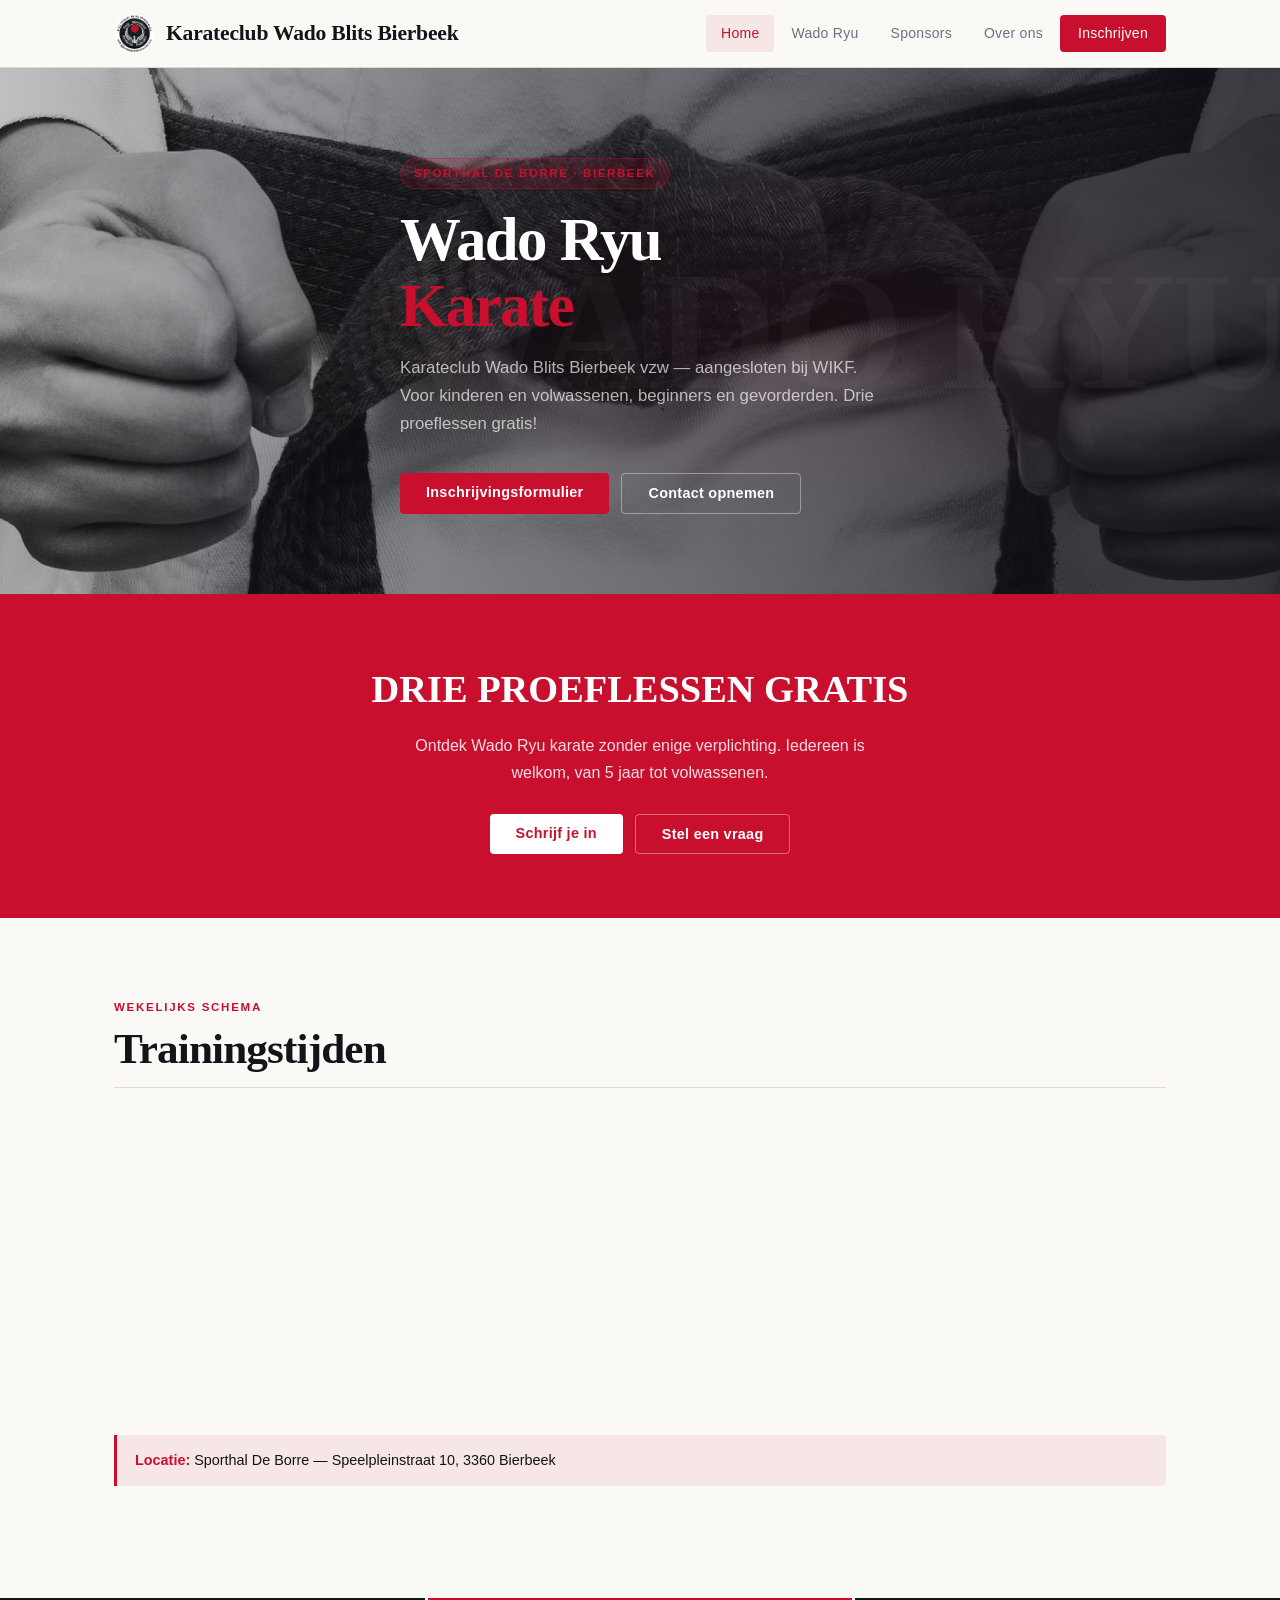
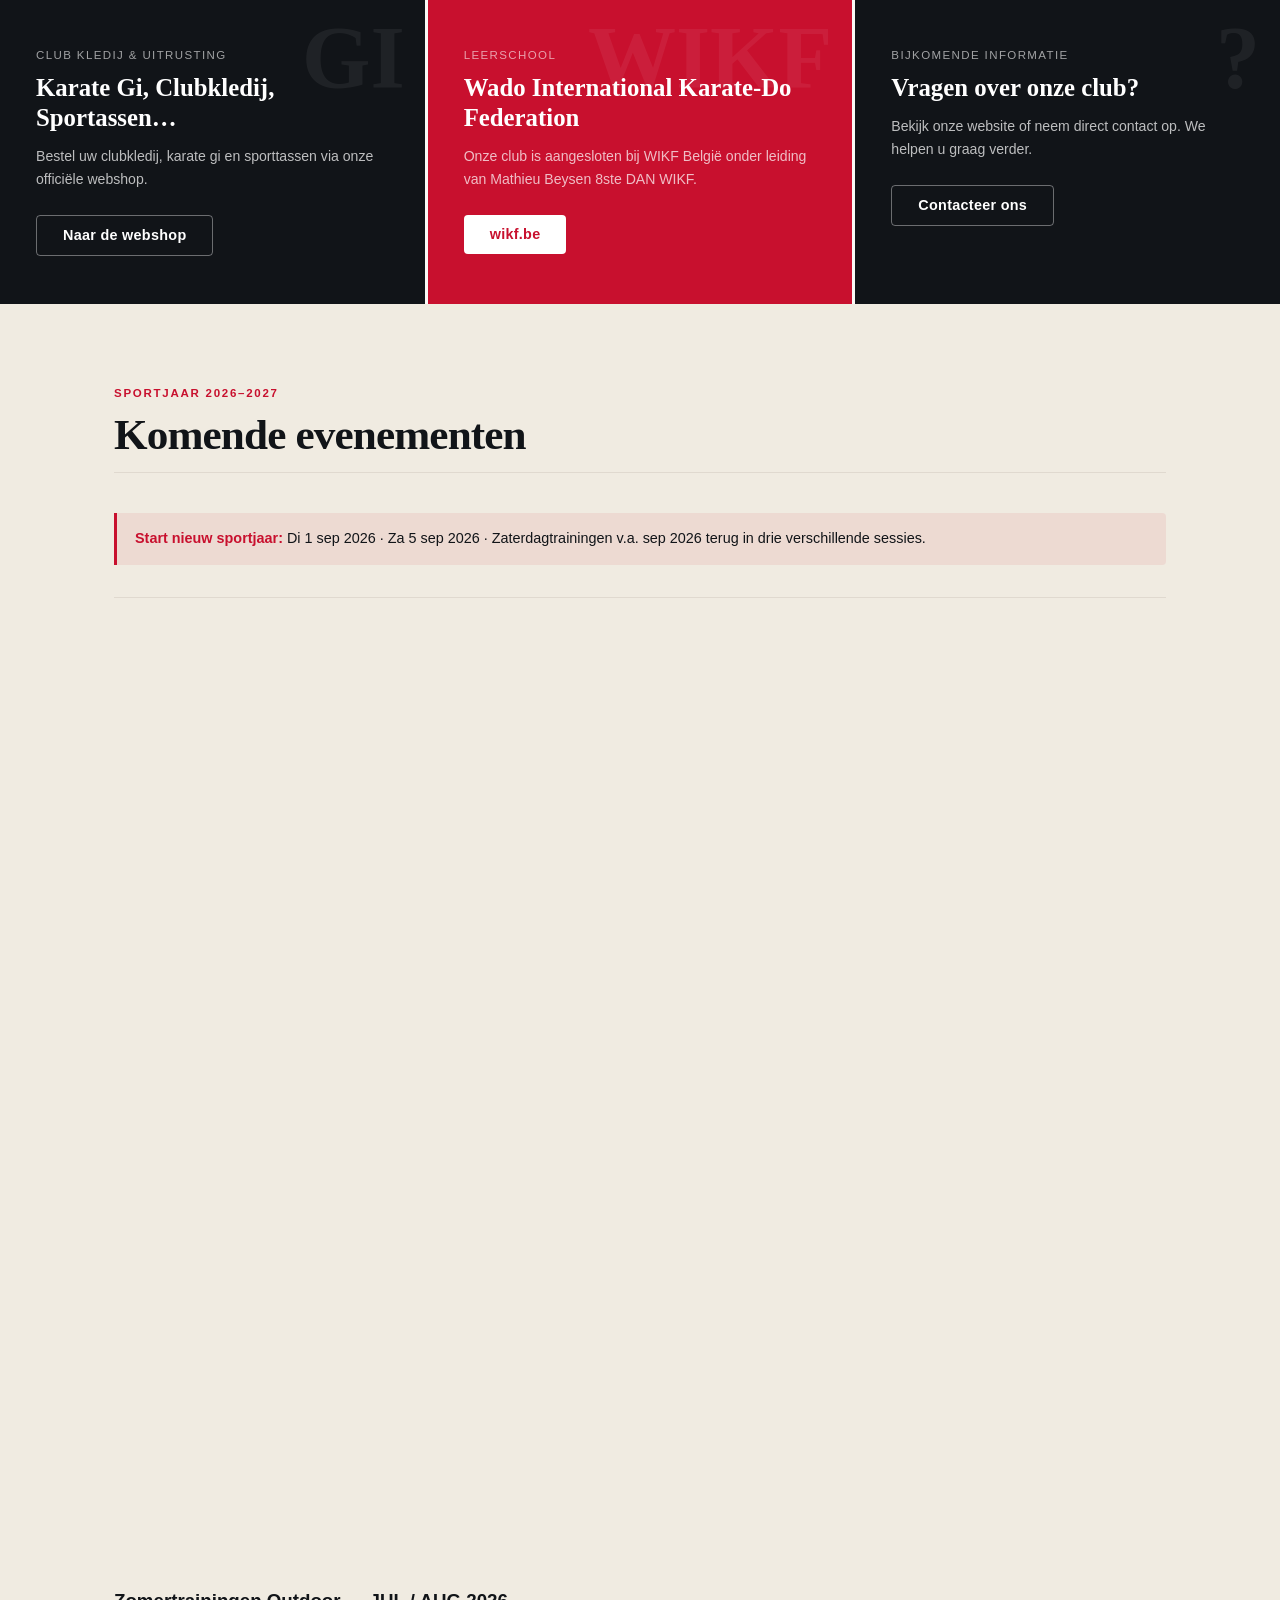
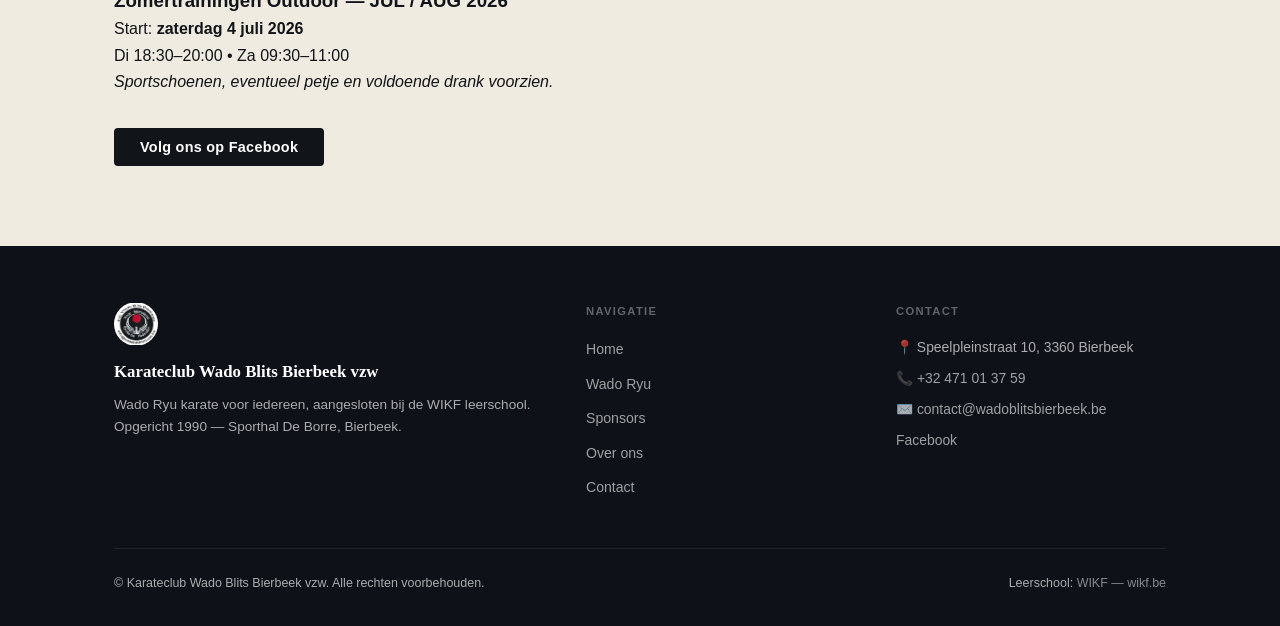
<file: index.html>
<!DOCTYPE html>
<html lang="nl">
<head>
  <meta charset="UTF-8" />
  <meta name="viewport" content="width=device-width, initial-scale=1.0" />
  <meta name="description" content="Karateclub Wado Blits Bierbeek – Wado Ryu karate voor iedereen. Trainingen op dinsdag, donderdag en zaterdag in Sporthal De Borre, Bierbeek." />
  <!-- Content Security Policy – tighten further after launch -->
  <meta http-equiv="Content-Security-Policy"
    content="default-src 'self'; style-src 'self' https://fonts.googleapis.com; font-src 'self' https://fonts.gstatic.com; img-src 'self' data: https:; script-src 'self'; frame-src https://www.google.com https://www.youtube.com; connect-src 'self' https://formspree.io;" />
  <meta http-equiv="X-Content-Type-Options" content="nosniff" />
  <meta http-equiv="Referrer-Policy" content="strict-origin-when-cross-origin" />
  <title>Karateclub Wado Blits Bierbeek</title>
  <link rel="stylesheet" href="css/style.css" />
  <!-- Favicon: replace with your own -->
  <link rel="icon" href="assets/images/favicon180x180.png" type="image/x-icon" />
</head>
<body>

<!-- ===== NAVIGATION ===== -->
<!--<div id="nav-placeholder"></div> -->
  
<nav class="nav" role="navigation" aria-label="Hoofdnavigatie">
  <div class="container nav__inner">
    <a href="index.html" class="nav__brand">
      <img src="assets/images/logo.jpg"
           onerror="this.style.display='none'"
           alt="Wado Blits logo" width="40" height="40" />
      <span class="nav__brand-name">
        Karateclub Wado Blits Bierbeek
        <!-- <span class="nav__brand-sub">Bierbeek</span> -->
      </span>
    </a>
    <button class="nav__toggle" aria-label="Menu openen/sluiten" aria-expanded="false">
      <span></span><span></span><span></span>
    </button>
    <ul class="nav__links" role="list">
      <li><a href="index.html">Home</a></li>
      <li><a href="wado-ryu.html">Wado Ryu</a></li>
      <li><a href="sponsors.html">Sponsors</a></li>
      <li><a href="about.html">Over ons</a></li>
      <li class="nav-cta"><a href="about.html#contact">Inschrijven</a></li>
    </ul>
  </div>
</nav>


<!-- ===== HERO ===== -->
<header class="hero" role="banner" style="background-image: url('assets/images/karate_kimono_fighter_sport_fists_banner_2560x1600-2560x800.jpg');">
  <span class="hero__watermark" aria-hidden="true">WADO RYU</span>
  <div class="container hero__inner">
    <span class="hero__label">Sporthal De Borre · Bierbeek</span>
    <h1>
      Wado Ryu<br />
      <em>Karate</em>
    </h1>
    <p class="hero__sub">
      Karateclub Wado Blits Bierbeek vzw &mdash; aangesloten bij WIKF. 
      Voor kinderen en volwassenen, beginners en gevorderden. 
      Drie proeflessen gratis!
    </p>
    <div class="hero__btns">
      <a href="https://forms.office.com/r/31EUdLusDz" class="btn btn-red"
         target="_blank" rel="noopener noreferrer">Inschrijvingsformulier</a>
      <a href="about.html#contact" class="btn btn-outline">Contact opnemen</a>
    </div>
  </div>
</header>

<!-- ===== PROEFLESSEN BANNER ===== -->
<section class="banner" aria-labelledby="proef-title">
  <div class="container">
    <h2 id="proef-title">DRIE PROEFLESSEN GRATIS</h2>
    <p>Ontdek Wado Ryu karate zonder enige verplichting. 
       Iedereen is welkom, van 5 jaar tot volwassenen.</p>
    <div class="banner__btns">
      <a href="https://forms.office.com/r/31EUdLusDz" class="btn btn-white"
         target="_blank" rel="noopener noreferrer">Schrijf je in</a>
      <a href="about.html#contact" class="btn btn-outline">Stel een vraag</a>
    </div>
  </div>
</section>

<!-- ===== TRAININGSSCHEMA ===== -->
<section class="section" id="schema" aria-labelledby="schema-title">
  <div class="container">
    <span class="section-label">Wekelijks schema</span>
    <h2 class="section-title" id="schema-title">Trainingstijden</h2>
    <div class="rule"></div>

    <div class="schedule-grid">

      <!-- DINSDAG -->
      <article class="schedule-card reveal">
        <div class="schedule-card__day">Dinsdag</div>
        <div class="schedule-slot">
          <div class="schedule-slot__time">18:30 – 20:30</div>
          <div class="schedule-slot__group">Gevorderden (12+) & Volwassenen</div>
        </div>
      </article>

      <!-- DONDERDAG -->
      <article class="schedule-card reveal">
        <div class="schedule-card__day">Donderdag</div>
        <div class="schedule-slot">
          <div class="schedule-slot__time">18:30 – 20:30</div>
          <div class="schedule-slot__group">Iedereen &mdash; beginners &amp; gevorderden</div>
        </div>
        <div class="schedule-slot">
          <div class="schedule-slot__time">18:30 – 20:00</div>
          <div class="schedule-slot__group">Jeugd (&minus;12 j.)</div>
        </div>
      </article>

      <!-- ZATERDAG -->
      <article class="schedule-card reveal">
        <div class="schedule-card__day">Zaterdag</div>
        <div class="schedule-slot">
          <div class="schedule-slot__time">09:00 – 10:00</div>
          <div class="schedule-slot__group">Volwassenen</div>
        </div>
        <div class="schedule-slot">
          <div class="schedule-slot__time">10:00 – 11:30</div>
          <div class="schedule-slot__group">Gevorderden (v.a. 6de Kyu, 12+)</div>
        </div>
        <div class="schedule-slot">
          <div class="schedule-slot__time">11:00 – 12:00</div>
          <div class="schedule-slot__group">Jeugd (&minus;12 j.) t.e.m. 7de Kyu</div>
        </div>
        <!--
        <div class="schedule-slot">
          <div class="schedule-slot__time">11:00 – 12:30</div>
          <div class="schedule-slot__group">Jeugd (&minus;12 j.) t.e.m. 7de Kyu (gevorderd)</div>
        </div>
          -->
      </article>

    </div>

    <div class="notice mt-4">
      <strong>Locatie:</strong> Sporthal De Borre &mdash; Speelpleinstraat 10, 3360 Bierbeek
    </div>
  </div>
</section>

<!-- ===== PROMO BLOCKS ===== -->
<section aria-labelledby="promo-title">
  <h2 id="promo-title" class="sr-only">Meer informatie</h2>
  <div class="promo-grid">
    <!-- Karategi / Webshop -->
    <div class="promo-card">
      <span class="promo-card__bg" aria-hidden="true">GI</span>
      <p class="promo-card__label">Club kledij &amp; uitrusting</p>
      <h3 class="promo-card__title">Karate Gi, Clubkledij, Sportassen&hellip;</h3>
      <p class="promo-card__body">Bestel uw clubkledij, karate gi en sporttassen via onze officiële webshop.</p>
      <a href="https://www.cybertex.store/wadoblits/" class="btn btn-outline"
         target="_blank" rel="noopener noreferrer">Naar de webshop</a>
    </div>
    <!-- WIKF -->
    <div class="promo-card promo-card--red">
      <span class="promo-card__bg" aria-hidden="true">WIKF</span>
      <p class="promo-card__label">Leerschool</p>
      <h3 class="promo-card__title">Wado International Karate-Do Federation</h3>
      <p class="promo-card__body">Onze club is aangesloten bij WIKF België onder leiding van Mathieu Beysen 8ste DAN WIKF.</p>
      <a href="http://www.wikf.be" class="btn btn-white"
         target="_blank" rel="noopener noreferrer">wikf.be</a>
    </div>
    <!-- Info -->
    <div class="promo-card">
      <span class="promo-card__bg" aria-hidden="true">?</span>
      <p class="promo-card__label">Bijkomende informatie</p>
      <h3 class="promo-card__title">Vragen over onze club?</h3>
      <p class="promo-card__body">Bekijk onze website of neem direct contact op. We helpen u graag verder.</p>
      <a href="about.html#contact" class="btn btn-outline">Contacteer ons</a>
    </div>
  </div>
</section>

<!-- ===== EVENEMENTEN ===== -->
<section class="section section--cream" id="evenementen" aria-labelledby="events-title">
  <div class="container">
    <span class="section-label">Sportjaar 2026–2027</span>
    <h2 class="section-title" id="events-title">Komende evenementen</h2>
    <div class="rule"></div>

    <div class="notice">
      <strong>Start nieuw sportjaar:</strong> 
      Di 1 sep 2026 · Za 5 sep 2026 · Zaterdagtrainingen v.a. sep 2026 terug in drie verschillende sessies.
    </div>

    <div class="events-list" role="list">

      <div class="event-item reveal" role="listitem">
        <span class="event-date">Za 20/09</span>
        <div class="event-name">Beker van Hoeselt
          <span class="event-group">Wedstrijd</span>
        </div>
      </div>
      
      <div class="event-item reveal" role="listitem">
        <span class="event-date">Za 26/09</span>
        <div class="event-name">
          <a href="https://www.wikf.be/event/open-wikf-stage-vlaams-brabant-2/"
             target="_blank" rel="noopener noreferrer">
          OPEN WIKF Stage Vlaams-Brabant te Lubbeek
          </a>
          <span class="event-group">Stage</span>
        </div>
      </div>

      <div class="event-item reveal" role="listitem">
        <span class="event-date">Zo 10/10</span>
        <div class="event-name">Belgisch Kampioenschap WIKF</div>
      </div>

      <div class="event-item reveal" role="listitem">
        <span class="event-date">13–15/11</span>
        <div class="event-name">
          <a href="https://forms.office.com/r/KGgz0ARB31"
             target="_blank" rel="noopener noreferrer">
            WIKF Stage o.l.v. Jon Wicks &amp; Mathieu Beysen
          </a>
          <span class="event-group">Stage</span>
        </div>
      </div>

      <div class="event-item reveal" role="listitem">
        <span class="event-date">Za 16/01</span>
        <div class="event-name">Open Limburgse WIKF Stage in Hechtel-Eksel
          <span class="event-group">Stage</span>
        </div>
      </div>

      <div class="event-item reveal" role="listitem">
        <span class="event-date">Za 30/01</span>
        <div class="event-name">Kyu Graden Examen</div>
      </div>

      <div class="event-item reveal" role="listitem">
        <span class="event-date">Zo 31/01</span>
        <div class="event-name">Pannenkoekenslag 2027 in Opvelp (De Velpe)</div>
      </div>
      
      <div class="event-item reveal" role="listitem">
        <span class="event-date">Zo 31/01</span>
        <div class="event-name">KCAR Kata Cup in Pelt</div>
      </div>
      
      <div class="event-item reveal" role="listitem">
        <span class="event-date">Zo 07/03</span>
        <div class="event-name">Tomodachi Cup Kumite &mdash; Zoutleeuw</div>
      </div>

      <div class="event-item reveal" role="listitem">
        <span class="event-date">Za 17/04</span>
        <div class="event-name">Beker van Kortenberg Kata</div>
      </div>

      <div class="event-item reveal" role="listitem">
        <span class="event-date">23–25/04</span>
        <div class="event-name">WIKF Stage o.l.v. Mathieu Beysen &amp; Angelos Gorgas
          <span class="event-group">Stage</span>
        </div>
      </div>

      <div class="event-item reveal" role="listitem">
        <span class="event-date">Zo 09/05</span>
        <div class="event-name">Interclub Katawedstrijd in Bierbeek</div>
      </div>

      <div class="event-item reveal" role="listitem">
        <span class="event-date">Za 05/06</span>
        <div class="event-name">Kyu Graden Examen</div>
      </div>

      <div class="event-item reveal" role="listitem">
        <span class="event-date">Zo 06/06</span>
        <div class="event-name">Club BBQ/Festijn en diploma-uitreiking 🎉</div>
      </div>

      <div class="event-item reveal" role="listitem">
        <span class="event-date">Za 26/06</span>
        <div class="event-name">OPEN WIKF Stage Eksel
          <span class="event-group">Stage</span>
        </div>
      </div>

    </div>

    <div class="mt-6">
      <h3 style="font-family:var(--font-display);font-size:1.2rem;margin-bottom:12px;">
        Zomertrainingen Outdoor &mdash; JUL / AUG 2026
      </h3>
      <p style="color:var(--muted);font-size:0.93rem;line-height:1.7;">
        Start: <strong>zaterdag 4 juli 2026</strong><br />
        Di 18:30–20:00 &bull; Za 09:30–11:00<br />
        <em>Sportschoenen, eventueel petje en voldoende drank voorzien.</em>
      </p>
    </div>

    <div class="mt-4">
      <a href="https://www.facebook.com/wadoblitsbierbeek"
         class="btn btn-ink"
         target="_blank" rel="noopener noreferrer">
        Volg ons op Facebook
      </a>
    </div>

  </div>
</section>

<!-- ===== FOOTER ===== -->
<footer class="footer" role="contentinfo">
  <div class="container">
    <div class="footer__grid">
      <div>
        <img src="assets/images/logo.jpg"
             onerror="this.style.display='none'"
             alt="Wado Blits logo" class="footer__logo" />
        <div class="footer__name">Karateclub Wado Blits Bierbeek vzw</div>
        <p class="footer__desc">
          Wado Ryu karate voor iedereen, aangesloten bij de WIKF leerschool.
          Opgericht 1990 &mdash; Sporthal De Borre, Bierbeek.
        </p>
      </div>
      <div>
        <p class="footer__head">Navigatie</p>
        <ul class="footer__links" role="list">
          <li><a href="index.html">Home</a></li>
          <li><a href="wado-ryu.html">Wado Ryu</a></li>
          <li><a href="sponsors.html">Sponsors</a></li>
          <li><a href="about.html">Over ons</a></li>
          <li><a href="about.html#contact">Contact</a></li>
        </ul>
      </div>
      <div>
        <p class="footer__head">Contact</p>
        <div class="footer__contact">
          <p>📍 Speelpleinstraat 10, 3360 Bierbeek</p>
          <p>📞 <a href="tel:+32471013759">+32 471 01 37 59</a></p>
          <p>✉️ <a href="mailto:contact@wadoblitsbierbeek.be">contact@wadoblitsbierbeek.be</a></p>
          <p>
            <a href="https://www.facebook.com/wadoblitsbierbeek"
               target="_blank" rel="noopener noreferrer">
              Facebook
            </a>
          </p>
        </div>
      </div>
    </div>
    <div class="footer__bottom">
      <span class="footer__copy">&copy; <span id="yr"></span> Karateclub Wado Blits Bierbeek vzw. Alle rechten voorbehouden.</span>
      <span class="footer__wikf">Leerschool: <a href="http://www.wikf.be" target="_blank" rel="noopener noreferrer">WIKF — wikf.be</a></span>
    </div>
  </div>
</footer>

<script src="js/main.js"></script>
<script>document.getElementById("yr").textContent = new Date().getFullYear();</script>
</body>
</html>
</file>
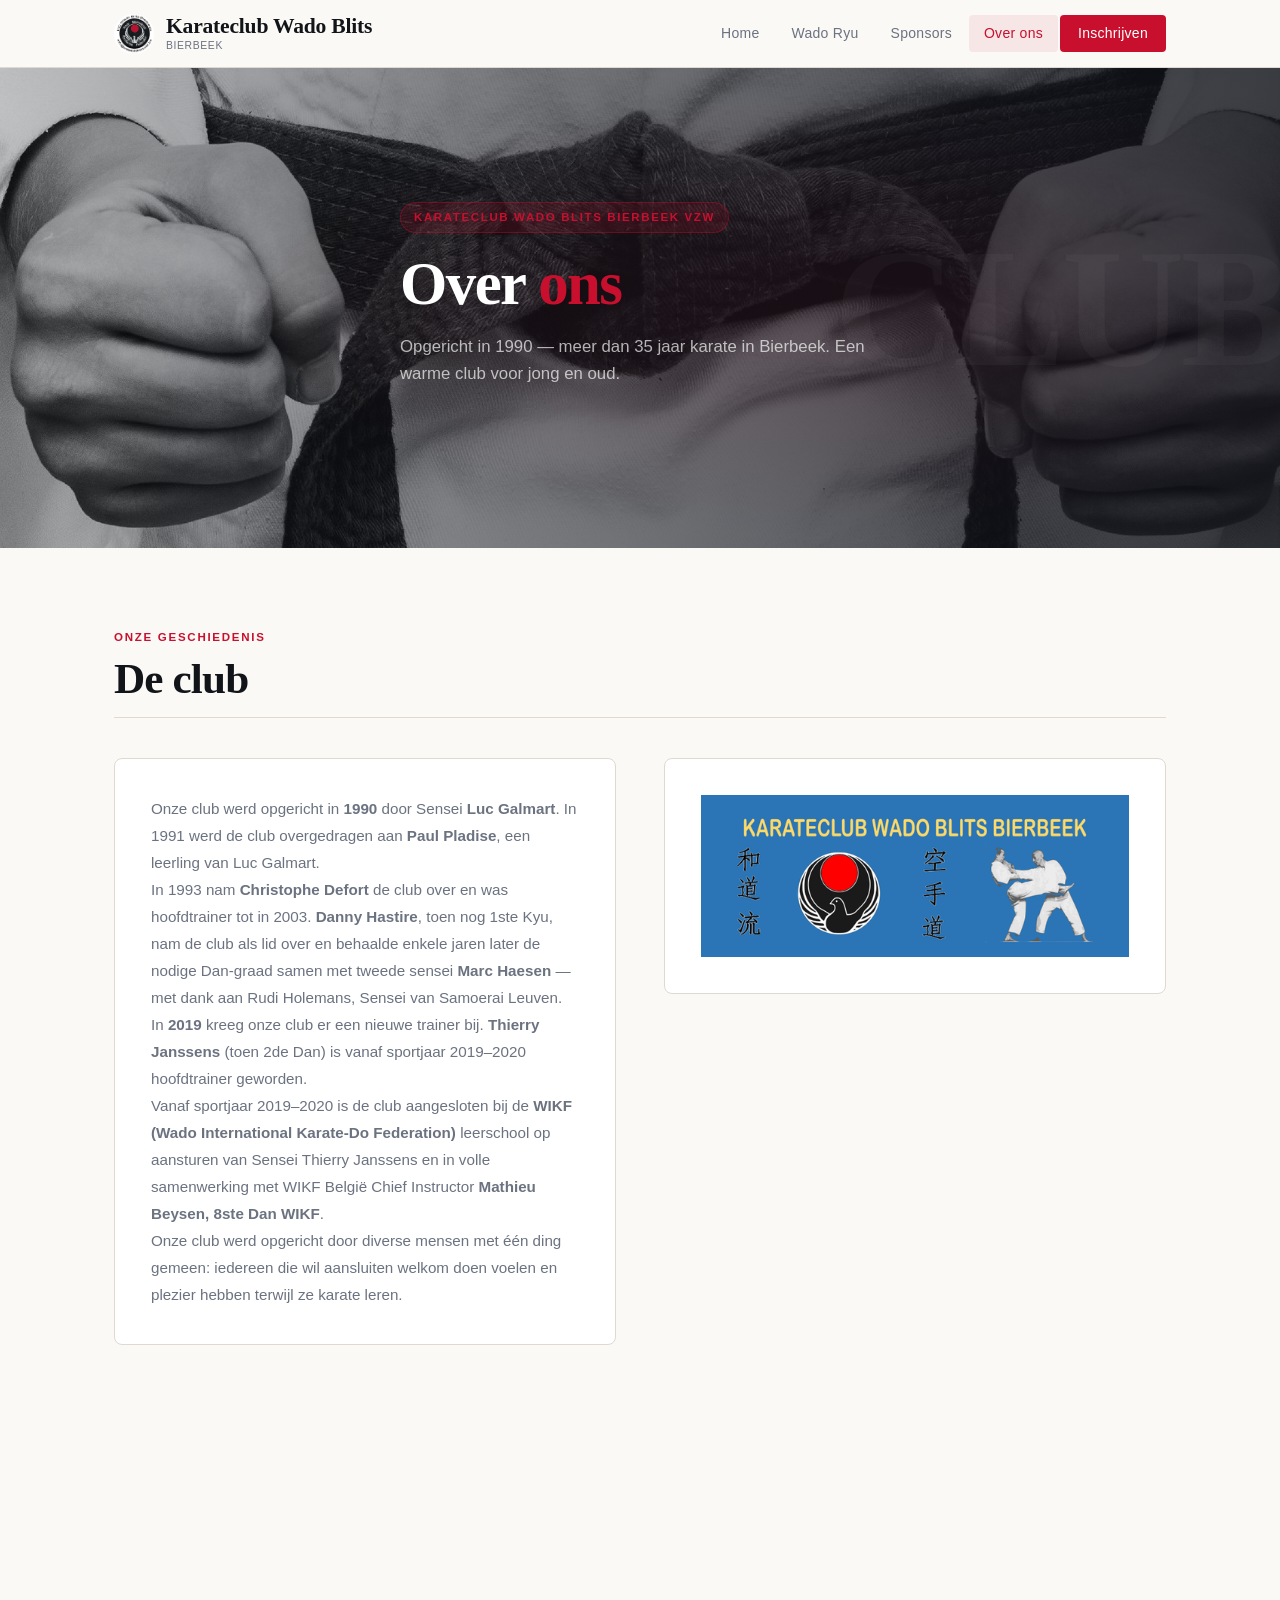
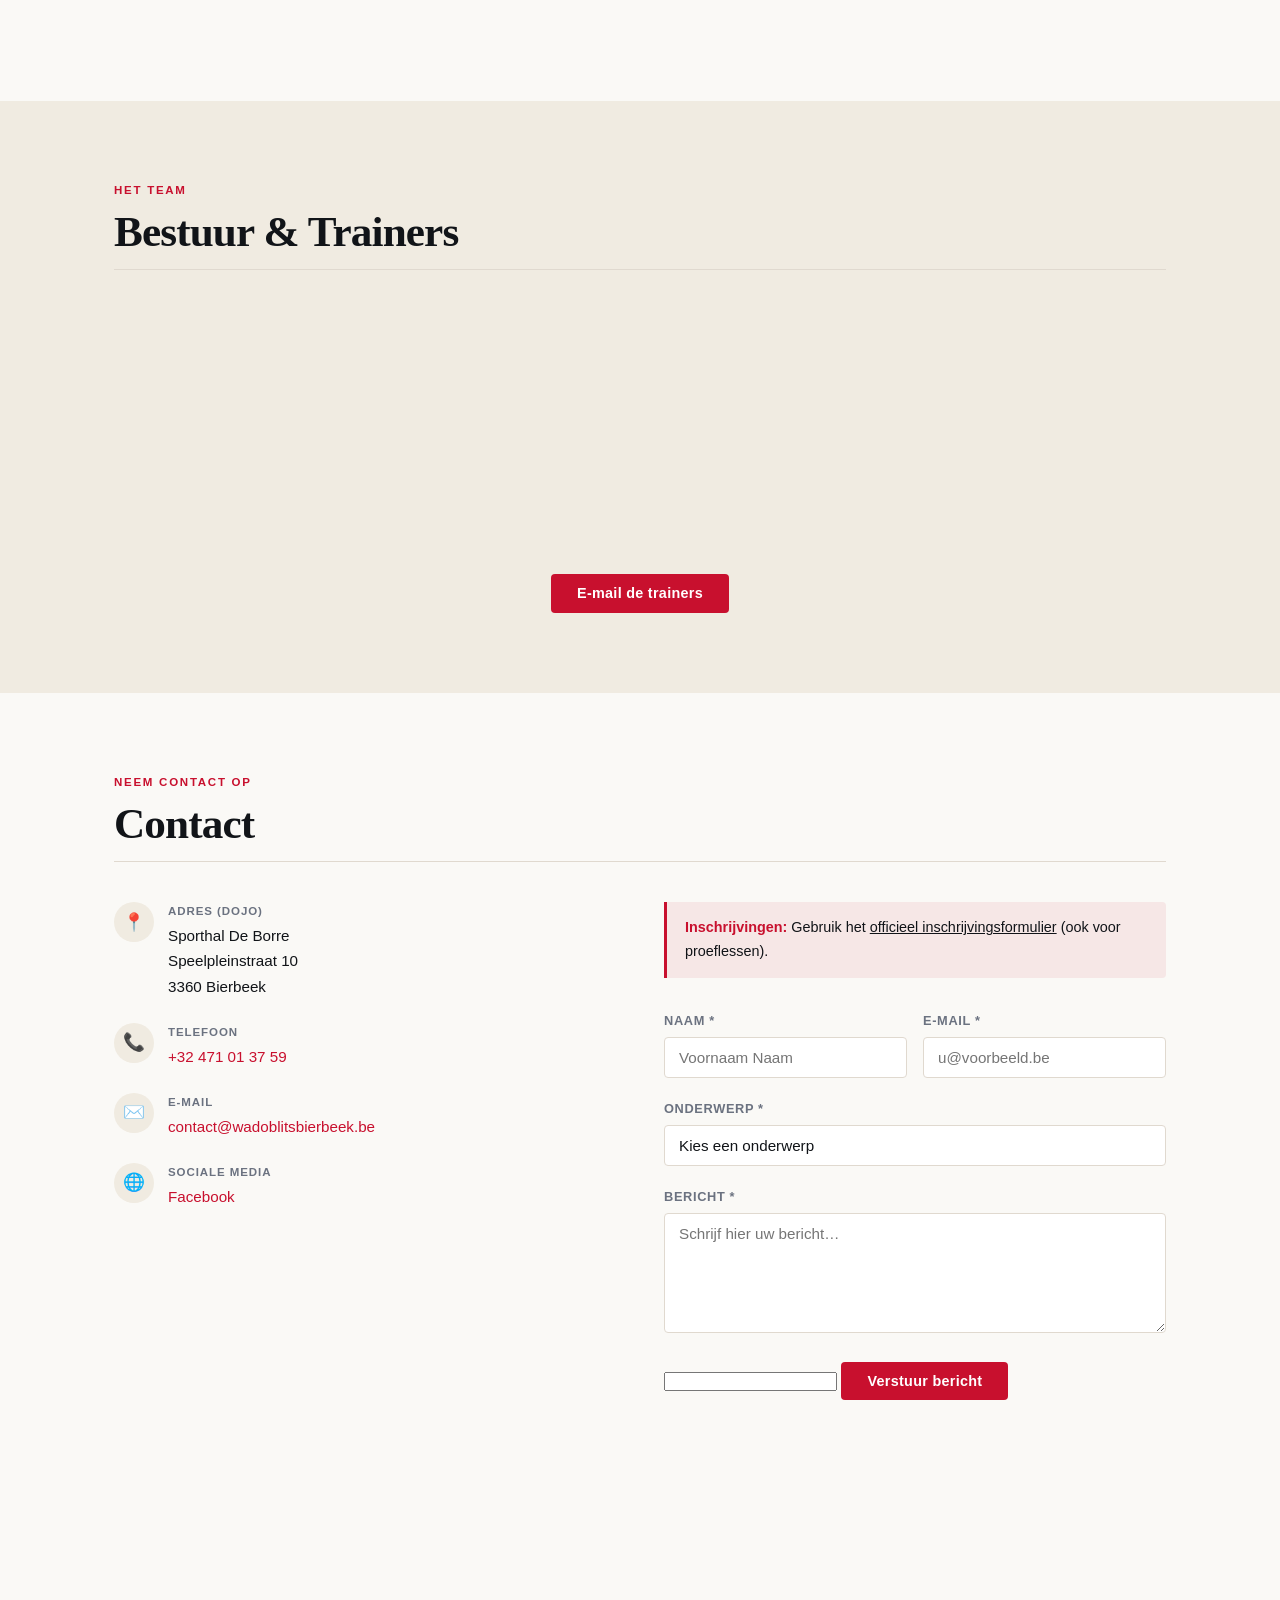
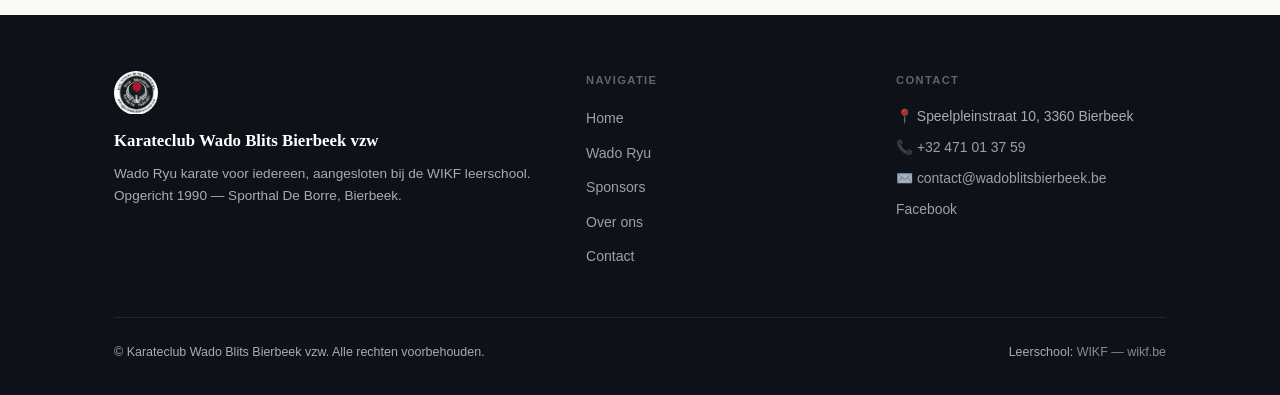
<file: about.html>
<!DOCTYPE html>
<html lang="nl">
<head>
  <meta charset="UTF-8" />
  <meta name="viewport" content="width=device-width, initial-scale=1.0" />
  <meta name="description" content="Over Karateclub Wado Blits Bierbeek – onze geschiedenis, ons bestuur en hoe u ons kunt bereiken." />
  <meta http-equiv="Content-Security-Policy"
    content="default-src 'self'; style-src 'self' https://fonts.googleapis.com; font-src 'self' https://fonts.gstatic.com; img-src 'self' data: https:; script-src 'self'; frame-src https://www.google.com; connect-src 'self' https://formspree.io;" />
  <meta http-equiv="X-Content-Type-Options" content="nosniff" />
  <meta http-equiv="Referrer-Policy" content="strict-origin-when-cross-origin" />
  <title>Over ons | Karateclub Wado Blits Bierbeek</title>
  <link rel="stylesheet" href="css/style.css" />
  <link rel="icon" href="assets/images/favicon180x180.png" type="image/x-icon" />
</head>
<body>

<!-- ===== NAVIGATION ===== -->
<nav class="nav" role="navigation" aria-label="Hoofdnavigatie">
  <div class="container nav__inner">
    <a href="index.html" class="nav__brand">
      <img src="assets/images/logo.jpg" onerror="this.style.display='none'"
           alt="Wado Blits logo" width="40" height="40" />
      <span class="nav__brand-name">
        Karateclub Wado Blits
        <span class="nav__brand-sub">Bierbeek</span>
      </span>
    </a>
    <button class="nav__toggle" aria-label="Menu openen/sluiten" aria-expanded="false">
      <span></span><span></span><span></span>
    </button>
    <ul class="nav__links" role="list">
      <li><a href="index.html">Home</a></li>
      <li><a href="wado-ryu.html">Wado Ryu</a></li>
      <li><a href="sponsors.html">Sponsors</a></li>
      <li><a href="about.html">Over ons</a></li>
      <li class="nav-cta"><a href="about.html#contact">Inschrijven</a></li>
    </ul>
  </div>
</nav>

<!-- ===== HERO ===== -->
<header class="hero" role="banner" style="min-height:320px;">
  <span class="hero__watermark" aria-hidden="true">CLUB</span>
  <div class="container hero__inner">
    <span class="hero__label">Karateclub Wado Blits Bierbeek vzw</span>
    <h1>Over <em>ons</em></h1>
    <p class="hero__sub">
      Opgericht in 1990 &mdash; meer dan 35 jaar karate in Bierbeek. 
      Een warme club voor jong en oud.
    </p>
  </div>
</header>

<!-- ===== HISTORY ===== -->
<section class="section" aria-labelledby="history-title">
  <div class="container">
    <span class="section-label">Onze geschiedenis</span>
    <h2 class="section-title" id="history-title">De club</h2>
    <div class="rule"></div>

    <div class="two-col">
      <div>
        <div class="wado-card reveal">
          <p class="wado-card__body">
            Onze club werd opgericht in <strong>1990</strong> door Sensei <strong>Luc Galmart</strong>. 
            In 1991 werd de club overgedragen aan <strong>Paul Pladise</strong>, een leerling van Luc Galmart.
          </p>
          <p class="wado-card__body" style="margin-top:12px;">
            In 1993 nam <strong>Christophe Defort</strong> de club over en was hoofdtrainer tot in 2003. 
            <strong>Danny Hastire</strong>, toen nog 1ste Kyu, nam de club als lid over en behaalde 
            enkele jaren later de nodige Dan-graad samen met tweede sensei <strong>Marc Haesen</strong> 
            — met dank aan Rudi Holemans, Sensei van Samoerai Leuven.
          </p>
          <p class="wado-card__body" style="margin-top:12px;">
            In <strong>2019</strong> kreeg onze club er een nieuwe trainer bij. 
            <strong>Thierry Janssens</strong> (toen 2de Dan) is vanaf sportjaar 2019&ndash;2020 
            hoofdtrainer geworden.
          </p>
          <p class="wado-card__body" style="margin-top:12px;">
            Vanaf sportjaar 2019&ndash;2020 is de club aangesloten bij de 
            <strong>WIKF (Wado International Karate-Do Federation)</strong> leerschool 
            op aansturen van Sensei Thierry Janssens en in volle samenwerking met 
            WIKF België Chief Instructor <strong>Mathieu Beysen, 8ste Dan WIKF</strong>.
          </p>
          <p class="wado-card__body" style="margin-top:12px;">
            Onze club werd opgericht door diverse mensen met één ding gemeen: 
            iedereen die wil aansluiten welkom doen voelen en plezier hebben 
            terwijl ze karate leren.
          </p>
        </div>
      </div>

      <div>
        <!-- Club photo -->
        <div class="wado-card reveal" style="margin-bottom:24px;">
          <img src="assets/images/Logo_Rectangle_Colors_v3.png"
               onerror="this.src='https://impro.usercontent.one/appid/oneComWsb/domain/wadoblitsbierbeek.be/media/wadoblitsbierbeek.be/onewebmedia/Logo_Rectangle_Colors_v3.png?etag=%2214533-65410686%22&sourceContentType=image%2Fpng&ignoreAspectRatio&resize=567%2B297&extract=0%2B28%2B567%2B215'"
               alt="Karateclub Wado Blits Bierbeek"
               style="border-radius:8px;border:1px solid var(--border);width:100%;" />
        </div>
        <!-- Quick facts -->
        <div style="display:grid;grid-template-columns:1fr 1fr;gap:16px;">
          <div class="wado-card reveal" style="margin:0;text-align:center;padding:24px 16px;">
            <div style="font-family:var(--font-display);font-size:2.2rem;font-weight:900;color:var(--red);">1990</div>
            <div style="font-size:0.82rem;color:var(--muted);margin-top:4px;">Opgericht</div>
          </div>
          <div class="wado-card reveal" style="margin:0;text-align:center;padding:24px 16px;">
            <div style="font-family:var(--font-display);font-size:2.2rem;font-weight:900;color:var(--red);">35+</div>
            <div style="font-size:0.82rem;color:var(--muted);margin-top:4px;">Jaar ervaring</div>
          </div>
          <div class="wado-card reveal" style="margin:0;text-align:center;padding:24px 16px;">
            <div style="font-family:var(--font-display);font-size:2.2rem;font-weight:900;color:var(--red);">3</div>
            <div style="font-size:0.82rem;color:var(--muted);margin-top:4px;">Trainingen/week</div>
          </div>
          <div class="wado-card reveal" style="margin:0;text-align:center;padding:24px 16px;">
            <div style="font-family:var(--font-display);font-size:2.2rem;font-weight:900;color:var(--red);">WIKF</div>
            <div style="font-size:0.82rem;color:var(--muted);margin-top:4px;">Leerschool</div>
          </div>
        </div>
      </div>
    </div>
  </div>
</section>

<!-- ===== BESTUUR ===== -->
<section class="section section--cream" id="bestuur" aria-labelledby="board-title">
  <div class="container">
    <span class="section-label">Het team</span>
    <h2 class="section-title" id="board-title">Bestuur & Trainers</h2>
    <div class="rule"></div>

    <div class="team-grid">

      <article class="team-card reveal">
        <div class="team-card__avatar" aria-hidden="true">TJ</div>
        <p class="team-card__role">Voorzitter &amp; Hoofdtrainer</p>
        <p class="team-card__name">Thierry Janssens</p>
        <p class="team-card__rank">3de Dan WIKF</p>
      </article>

      <article class="team-card reveal">
        <div class="team-card__avatar" aria-hidden="true">DH</div>
        <p class="team-card__role">Secretaris &amp; Trainer</p>
        <p class="team-card__name">Danny Hastire</p>
        <p class="team-card__rank">1ste Dan WIKF</p>
      </article>

      <article class="team-card reveal">
        <div class="team-card__avatar" aria-hidden="true">LR</div>
        <p class="team-card__role">Penningmeester</p>
        <p class="team-card__name">Lydia Roskams</p>
        <p class="team-card__rank">&nbsp;</p>
      </article>

      <article class="team-card reveal">
        <div class="team-card__avatar" aria-hidden="true">IP</div>
        <p class="team-card__role">Hulpsecretaris</p>
        <p class="team-card__name">Iuliana Piscan</p>
        <p class="team-card__rank">&nbsp;</p>
      </article>

      <article class="team-card reveal">
        <div class="team-card__avatar" aria-hidden="true">KV</div>
        <p class="team-card__role">Jeugd/Hulptrainer</p>
        <p class="team-card__name">Kobe Vleugels</p>
        <p class="team-card__rank">1ste Kyu</p>
      </article>

      <!--
      <article class="team-card reveal">
        <div class="team-card__avatar" aria-hidden="true">FL</div>
        <p class="team-card__role">Bestuurslid</p>
        <p class="team-card__name">Frédéric Lambrix</p>
        <p class="team-card__rank">&nbsp;</p>
      </article>

      <article class="team-card reveal">
        <div class="team-card__avatar" aria-hidden="true">RL</div>
        <p class="team-card__role">Bestuurslid</p>
        <p class="team-card__name">Rebecca Lambrix</p>
        <p class="team-card__rank">&nbsp;</p>
      </article>
      -->
    </div>

    <div class="mt-4 text-center">
      <a href="mailto:trainers@wadoblitsbierbeek.be?subject=Contact Trainers"
         class="btn btn-red">
        E-mail de trainers
      </a>
    </div>
  </div>
</section>

<!-- ===== CONTACT ===== -->
<section class="section" id="contact" aria-labelledby="contact-title">
  <div class="container">
    <span class="section-label">Neem contact op</span>
    <h2 class="section-title" id="contact-title">Contact</h2>
    <div class="rule"></div>

    <div class="two-col">

      <!-- Left: contact info + map -->
      <div>
        <div class="contact-info__item">
          <span class="contact-info__icon" aria-hidden="true">📍</span>
          <div>
            <p class="contact-info__label">Adres (Dojo)</p>
            <p class="contact-info__value">
              Sporthal De Borre<br />
              Speelpleinstraat 10<br />
              3360 Bierbeek
            </p>
          </div>
        </div>
        <div class="contact-info__item">
          <span class="contact-info__icon" aria-hidden="true">📞</span>
          <div>
            <p class="contact-info__label">Telefoon</p>
            <p class="contact-info__value">
              <a href="tel:+32471013759">+32 471 01 37 59</a>
            </p>
          </div>
        </div>
        <div class="contact-info__item">
          <span class="contact-info__icon" aria-hidden="true">✉️</span>
          <div>
            <p class="contact-info__label">E-mail</p>
            <p class="contact-info__value">
              <a href="mailto:contact@wadoblitsbierbeek.be">
                contact@wadoblitsbierbeek.be
              </a>
            </p>
          </div>
        </div>
        <div class="contact-info__item">
          <span class="contact-info__icon" aria-hidden="true">🌐</span>
          <div>
            <p class="contact-info__label">Sociale media</p>
            <p class="contact-info__value">
              <a href="https://www.facebook.com/wadoblitsbierbeek"
                 target="_blank" rel="noopener noreferrer">
                Facebook
              </a>
            </p>
          </div>
        </div>

        <!-- Google Maps embed -->
        <div class="map-wrap reveal" style="margin-top:8px;">
          <iframe
            title="Locatie Sporthal De Borre Bierbeek"
            loading="lazy"
            referrerpolicy="no-referrer-when-downgrade"
            src="https://www.google.com/maps/embed?pb=!1m18!1m12!1m3!1d2508.0!2d4.7508974!3d50.8272593!2m3!1f0!2f0!3f0!3m2!1i1024!2i768!4f13.1!3m3!1m2!1s0x47c1642b87b32f39%3A0xcec2167471fa9313!2sSpeelpleinstraat+10%2C+3360+Bierbeek!5e0!3m2!1snl!2sbe!4v1"
            allowfullscreen>
          </iframe>
        </div>
      </div>

      <!-- Right: contact form -->
      <div>
        <div class="notice" style="margin-bottom:28px;">
          <strong>Inschrijvingen:</strong> Gebruik het 
          <a href="https://forms.office.com/r/31EUdLusDz"
             target="_blank" rel="noopener noreferrer"
             style="color:var(--red);">officieel inschrijvingsformulier</a> 
          (ook voor proeflessen).
        </div>

        <!--
          ============================================================
          FORMSPREE SETUP:
          1. Ga naar https://formspree.io en maak een gratis account
          2. Maak een nieuw formulier aan voor contact@wadoblitsbierbeek.be
          3. Vervang YOUR_FORM_ID hieronder door uw eigen Form ID
             Voorbeeld: action="https://formspree.io/f/xrgvkpbn"
          ============================================================
        -->
        <form id="contact-form"
              action="https://formspree.io/f/xzdnyowg"
              method="POST"
              novalidate
              aria-labelledby="form-heading">
          <h3 id="form-heading" class="sr-only">Contactformulier</h3>

          <div class="form-row">
            <div class="form-group">
              <label for="naam">Naam <span aria-hidden="true">*</span></label>
              <input type="text" id="naam" name="naam"
                     required autocomplete="name"
                     placeholder="Voornaam Naam" />
            </div>
            <div class="form-group">
              <label for="email">E-mail <span aria-hidden="true">*</span></label>
              <input type="email" id="email" name="email"
                     required autocomplete="email"
                     placeholder="u@voorbeeld.be" />
            </div>
          </div>

          <div class="form-group">
            <label for="onderwerp">Onderwerp <span aria-hidden="true">*</span></label>
            <select id="onderwerp" name="onderwerp" required>
              <option value="" disabled selected>Kies een onderwerp</option>
              <option value="Proefles">Proefles aanvragen</option>
              <option value="Inschrijving">Inschrijving / lidmaatschap</option>
              <option value="Trainingsschema">Trainingsschema</option>
              <option value="Stage">Stage / evenement</option>
              <option value="Sponsor">Sponsorvoorstel</option>
              <option value="Andere">Andere vraag</option>
            </select>
          </div>

          <div class="form-group">
            <label for="bericht">Bericht <span aria-hidden="true">*</span></label>
            <textarea id="bericht" name="bericht"
                      required minlength="10"
                      placeholder="Schrijf hier uw bericht…"></textarea>
          </div>

          <!-- Honeypot anti-spam -->
          <input type="text" name="_gotcha" style="display:none" tabindex="-1" autocomplete="off" />

          <button type="submit" class="btn btn-red" style="width:100%;">
            Verstuur bericht
          </button>

          <div id="form-success" class="form-success" role="alert">
            ✅ Bedankt! Uw bericht is verzonden. We nemen zo snel mogelijk contact op.
          </div>
        </form>
      </div>

    </div>
  </div>
</section>

<!-- ===== FOOTER ===== -->
<footer class="footer" role="contentinfo">
  <div class="container">
    <div class="footer__grid">
      <div>
        <img src="assets/images/logo.jpg" onerror="this.style.display='none'"
             alt="Wado Blits logo" class="footer__logo" />
        <div class="footer__name">Karateclub Wado Blits Bierbeek vzw</div>
        <p class="footer__desc">
          Wado Ryu karate voor iedereen, aangesloten bij de WIKF leerschool.
          Opgericht 1990 &mdash; Sporthal De Borre, Bierbeek.
        </p>
      </div>
      <div>
        <p class="footer__head">Navigatie</p>
        <ul class="footer__links" role="list">
          <li><a href="index.html">Home</a></li>
          <li><a href="wado-ryu.html">Wado Ryu</a></li>
          <li><a href="sponsors.html">Sponsors</a></li>
          <li><a href="about.html">Over ons</a></li>
          <li><a href="about.html#contact">Contact</a></li>
        </ul>
      </div>
      <div>
        <p class="footer__head">Contact</p>
        <div class="footer__contact">
          <p>📍 Speelpleinstraat 10, 3360 Bierbeek</p>
          <p>📞 <a href="tel:+32471013759">+32 471 01 37 59</a></p>
          <p>✉️ <a href="mailto:contact@wadoblitsbierbeek.be">contact@wadoblitsbierbeek.be</a></p>
          <p><a href="https://www.facebook.com/wadoblitsbierbeek"
               target="_blank" rel="noopener noreferrer">Facebook</a></p>
        </div>
      </div>
    </div>
    <div class="footer__bottom">
      <span class="footer__copy">&copy; <span id="yr"></span> Karateclub Wado Blits Bierbeek vzw. Alle rechten voorbehouden.</span>
      <span class="footer__wikf">Leerschool: <a href="http://www.wikf.be" target="_blank" rel="noopener noreferrer">WIKF — wikf.be</a></span>
    </div>
  </div>
</footer>

<script src="js/main.js"></script>
<script>document.getElementById("yr").textContent = new Date().getFullYear();</script>
</body>
</html>
</file>
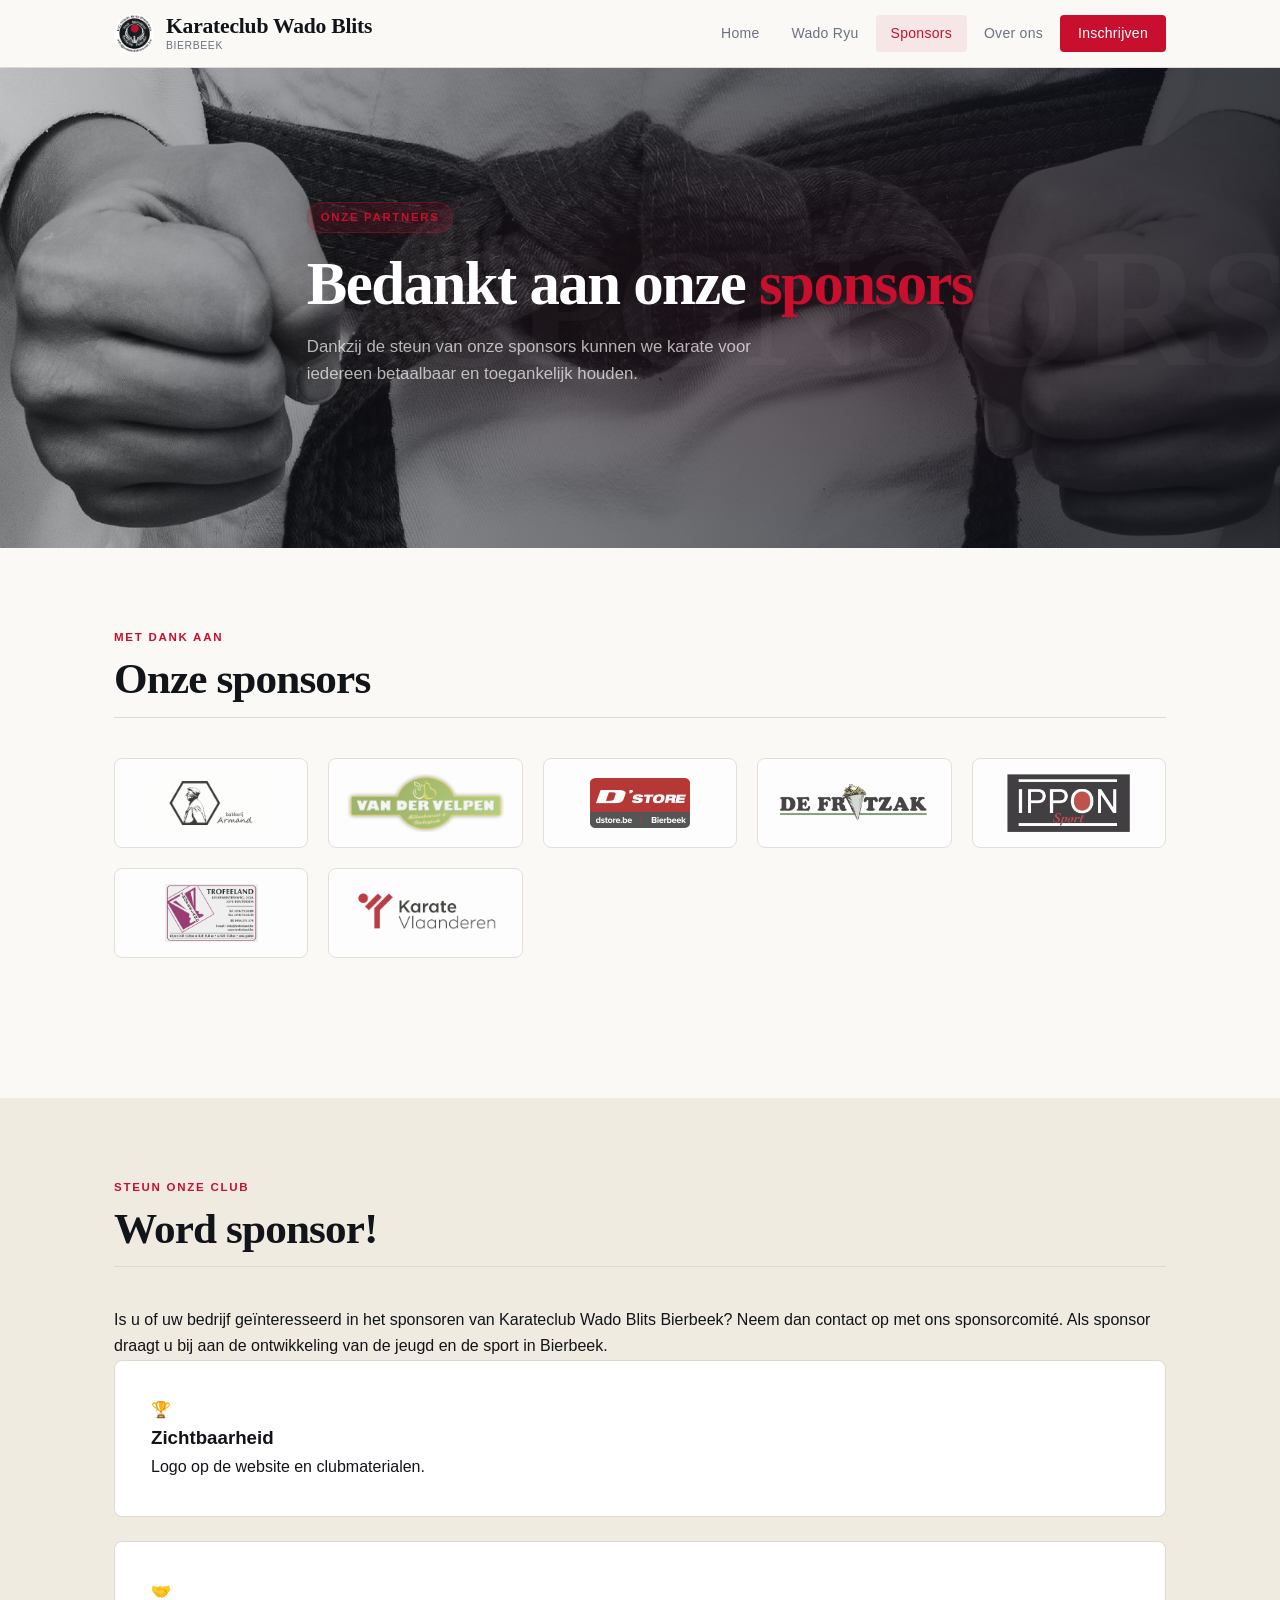
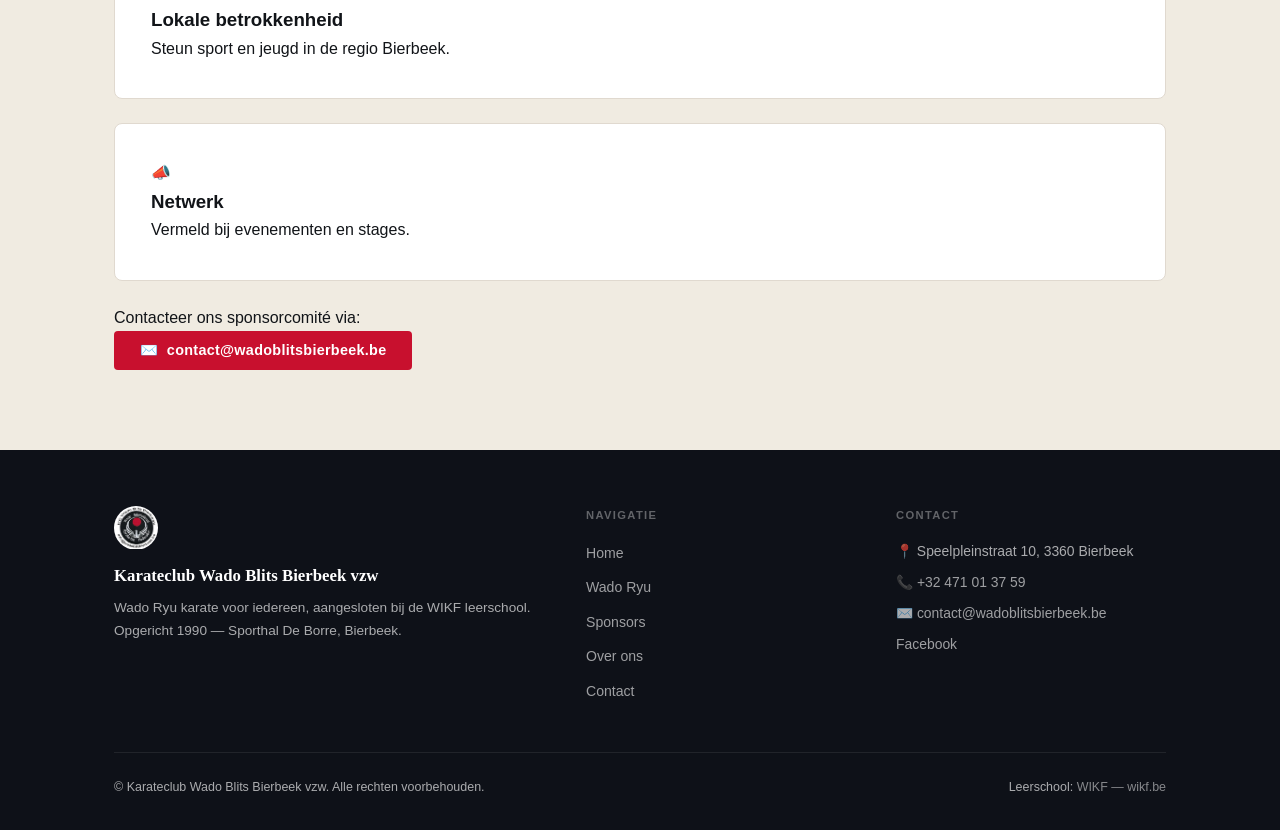
<file: sponsors.html>
<!DOCTYPE html>
<html lang="nl">
<head>
  <meta charset="UTF-8" />
  <meta name="viewport" content="width=device-width, initial-scale=1.0" />
  <meta name="description" content="Sponsors van Karateclub Wado Blits Bierbeek. Word ook sponsor en steun onze karateclub!" />
  <meta http-equiv="Content-Security-Policy"
    content="default-src 'self'; style-src 'self' https://fonts.googleapis.com; font-src 'self' https://fonts.gstatic.com; img-src 'self' data: https:; script-src 'self'; frame-src https://www.google.com; connect-src 'self' https://formspree.io;" />
  <meta http-equiv="X-Content-Type-Options" content="nosniff" />
  <meta http-equiv="Referrer-Policy" content="strict-origin-when-cross-origin" />
  <title>Sponsors | Karateclub Wado Blits Bierbeek</title>
  <link rel="stylesheet" href="css/style.css" />
  <link rel="icon" href="assets/images/favicon180x180.png" type="image/x-icon" />
</head>
<body>

<!-- ===== NAVIGATION ===== -->
<nav class="nav" role="navigation" aria-label="Hoofdnavigatie">
  <div class="container nav__inner">
    <a href="index.html" class="nav__brand">
      <img src="assets/images/logo.jpg" onerror="this.style.display='none'"
           alt="Wado Blits logo" width="40" height="40" />
      <span class="nav__brand-name">
        Karateclub Wado Blits
        <span class="nav__brand-sub">Bierbeek</span>
      </span>
    </a>
    <button class="nav__toggle" aria-label="Menu openen/sluiten" aria-expanded="false">
      <span></span><span></span><span></span>
    </button>
    <ul class="nav__links" role="list">
      <li><a href="index.html">Home</a></li>
      <li><a href="wado-ryu.html">Wado Ryu</a></li>
      <li><a href="sponsors.html">Sponsors</a></li>
      <li><a href="about.html">Over ons</a></li>
      <li class="nav-cta"><a href="about.html#contact">Inschrijven</a></li>
    </ul>
  </div>
</nav>

<!-- ===== HERO ===== -->
<header class="hero" role="banner" style="min-height:320px;">
  <span class="hero__watermark" aria-hidden="true">SPONSORS</span>
  <div class="container hero__inner">
    <span class="hero__label">Onze partners</span>
    <h1>Bedankt aan onze <em>sponsors</em></h1>
    <p class="hero__sub">
      Dankzij de steun van onze sponsors kunnen we karate voor iedereen betaalbaar 
      en toegankelijk houden.
    </p>
  </div>
</header>

<!-- ===== SPONSORS GRID ===== -->
<section class="section" aria-labelledby="sponsors-title">
  <div class="container">
    <span class="section-label">Met dank aan</span>
    <h2 class="section-title" id="sponsors-title">Onze sponsors</h2>
    <div class="rule"></div>

    <div class="sponsors-grid">

      <!-- 
        ============================================================
        AFBEELDINGEN: Sla de sponsor-logo's op in assets/images/
        en pas de src-attributen hieronder aan.
        De originele URL is als onerror-fallback bewaard.
        ============================================================
      -->

      <a href="#" class="sponsor-card" aria-label="Bakkerij Armand">
        <img src="assets/images/sponsors/bakkerij_armand-logo.png"
             onerror="this.src='https://impro.usercontent.one/appid/oneComWsb/domain/wadoblitsbierbeek.be/media/wadoblitsbierbeek.be/onewebmedia/bakkerij_armand-logo.png'"
             alt="Bakkerij Armand" loading="lazy" />
      </a>

      <a href="#" class="sponsor-card" aria-label="Van der Velpen">
        <img src="assets/images/sponsors/van-der-velpen-brand-logo.png"
             onerror="this.src='https://impro.usercontent.one/appid/oneComWsb/domain/wadoblitsbierbeek.be/media/wadoblitsbierbeek.be/onewebmedia/van-der-velpen-brand-logo.png'"
             alt="Van der Velpen" loading="lazy" />
      </a>

      <a href="#" class="sponsor-card" aria-label="Presta 17">
        <img src="assets/images/sponsors/dStore-presta17-logo_100x50.png"
             onerror="this.src='https://impro.usercontent.one/appid/oneComWsb/domain/wadoblitsbierbeek.be/media/wadoblitsbierbeek.be/onewebmedia/presta17-logo-1529492181_100x50___serialized1.png'"
             alt="Presta 17" loading="lazy" />
      </a>

      <a href="#" class="sponsor-card" aria-label="De Fritzak">
        <img src="assets/images/sponsors/DeFritzak-logo.png"
             onerror="this.src='https://impro.usercontent.one/appid/oneComWsb/domain/wadoblitsbierbeek.be/media/wadoblitsbierbeek.be/onewebmedia/DeFritzak.png'"
             alt="De Fritzak" loading="lazy" />
      </a>

      <a href="#" class="sponsor-card" aria-label="IPPON Sport">
        <img src="assets/images/sponsors/IPPON-Sport-logo-boutique-pc.png"
             onerror="this.src='https://impro.usercontent.one/appid/oneComWsb/domain/wadoblitsbierbeek.be/media/wadoblitsbierbeek.be/onewebmedia/IPPON-Sport-logo-boutique-pc.png'"
             alt="IPPON Sport" loading="lazy" />
      </a>

      <a href="#" class="sponsor-card" aria-label="Trofeeland">
        <img src="assets/images/sponsors/Trofeeland-logo.jpg"
             onerror="this.src='https://impro.usercontent.one/appid/oneComWsb/domain/wadoblitsbierbeek.be/media/wadoblitsbierbeek.be/onewebmedia/Trofeeland-___serialized10.jpg'"
             alt="Trofeeland" loading="lazy" />
      </a>

      <a href="https://karatevlaanderen.be/" class="sponsor-card"
         target="_blank" rel="noopener noreferrer" aria-label="Karate Vlaanderen">
        <img src="assets/images/sponsors/KarateVlaanderen-logo-crop.JPG"
             onerror="this.src='https://karatevlaanderen.be/assets/public/documenten/kleur-positief_logo-met-tag-line.png'"
             alt="Karate Vlaanderen" loading="lazy" />
      </a>

    </div>

    <!-- ============================================================
         BEHEER: Om een sponsor toe te voegen, kopieer één van
         bovenstaande <a class="sponsor-card">…</a> blokken en
         pas de afbeelding, href en aria-label aan.
         ============================================================ -->

  </div>
</section>

<!-- ===== BECOME A SPONSOR ===== -->
<section class="section section--cream" id="word-sponsor" aria-labelledby="become-title">
  <div class="container" style="max-width:720px;">
    <span class="section-label">Steun onze club</span>
    <h2 class="section-title" id="become-title">Word sponsor!</h2>
    <div class="rule"></div>

    <p style="font-size:1.05rem;color:var(--muted);line-height:1.75;margin-bottom:24px;">
      Is u of uw bedrijf geïnteresseerd in het sponsoren van Karateclub Wado Blits Bierbeek? 
      Neem dan contact op met ons sponsorcomité. Als sponsor draagt u bij aan de ontwikkeling 
      van de jeugd en de sport in Bierbeek.
    </p>

    <div style="display:grid;grid-template-columns:repeat(auto-fit,minmax(220px,1fr));gap:16px;margin-bottom:32px;">
      <div class="wado-card" style="margin:0;padding:24px;">
        <div style="font-size:1.5rem;margin-bottom:8px;">🏆</div>
        <h3 style="font-size:1rem;font-weight:600;margin-bottom:6px;">Zichtbaarheid</h3>
        <p style="font-size:0.87rem;color:var(--muted);">Logo op de website en clubmaterialen.</p>
      </div>
      <div class="wado-card" style="margin:0;padding:24px;">
        <div style="font-size:1.5rem;margin-bottom:8px;">🤝</div>
        <h3 style="font-size:1rem;font-weight:600;margin-bottom:6px;">Lokale betrokkenheid</h3>
        <p style="font-size:0.87rem;color:var(--muted);">Steun sport en jeugd in de regio Bierbeek.</p>
      </div>
      <div class="wado-card" style="margin:0;padding:24px;">
        <div style="font-size:1.5rem;margin-bottom:8px;">📣</div>
        <h3 style="font-size:1rem;font-weight:600;margin-bottom:6px;">Netwerk</h3>
        <p style="font-size:0.87rem;color:var(--muted);">Vermeld bij evenementen en stages.</p>
      </div>
    </div>

    <p style="font-size:1rem;margin-bottom:16px;">
      Contacteer ons sponsorcomité via:
    </p>
    <a href="mailto:contact@wadoblitsbierbeek.be?subject=Sponsorvoorstel"
       class="btn btn-red">
      ✉️ &nbsp;contact@wadoblitsbierbeek.be
    </a>
  </div>
</section>

<!-- ===== FOOTER ===== -->
<footer class="footer" role="contentinfo">
  <div class="container">
    <div class="footer__grid">
      <div>
        <img src="assets/images/logo.jpg" onerror="this.style.display='none'"
             alt="Wado Blits logo" class="footer__logo" />
        <div class="footer__name">Karateclub Wado Blits Bierbeek vzw</div>
        <p class="footer__desc">
          Wado Ryu karate voor iedereen, aangesloten bij de WIKF leerschool.
          Opgericht 1990 &mdash; Sporthal De Borre, Bierbeek.
        </p>
      </div>
      <div>
        <p class="footer__head">Navigatie</p>
        <ul class="footer__links" role="list">
          <li><a href="index.html">Home</a></li>
          <li><a href="wado-ryu.html">Wado Ryu</a></li>
          <li><a href="sponsors.html">Sponsors</a></li>
          <li><a href="about.html">Over ons</a></li>
          <li><a href="about.html#contact">Contact</a></li>
        </ul>
      </div>
      <div>
        <p class="footer__head">Contact</p>
        <div class="footer__contact">
          <p>📍 Speelpleinstraat 10, 3360 Bierbeek</p>
          <p>📞 <a href="tel:+32471013759">+32 471 01 37 59</a></p>
          <p>✉️ <a href="mailto:contact@wadoblitsbierbeek.be">contact@wadoblitsbierbeek.be</a></p>
          <p><a href="https://www.facebook.com/wadoblitsbierbeek"
               target="_blank" rel="noopener noreferrer">Facebook</a></p>
        </div>
      </div>
    </div>
    <div class="footer__bottom">
      <span class="footer__copy">&copy; <span id="yr"></span> Karateclub Wado Blits Bierbeek vzw. Alle rechten voorbehouden.</span>
      <span class="footer__wikf">Leerschool: <a href="http://www.wikf.be" target="_blank" rel="noopener noreferrer">WIKF — wikf.be</a></span>
    </div>
  </div>
</footer>

<script src="js/main.js"></script>
<script>document.getElementById("yr").textContent = new Date().getFullYear();</script>
</body>
</html>
</file>
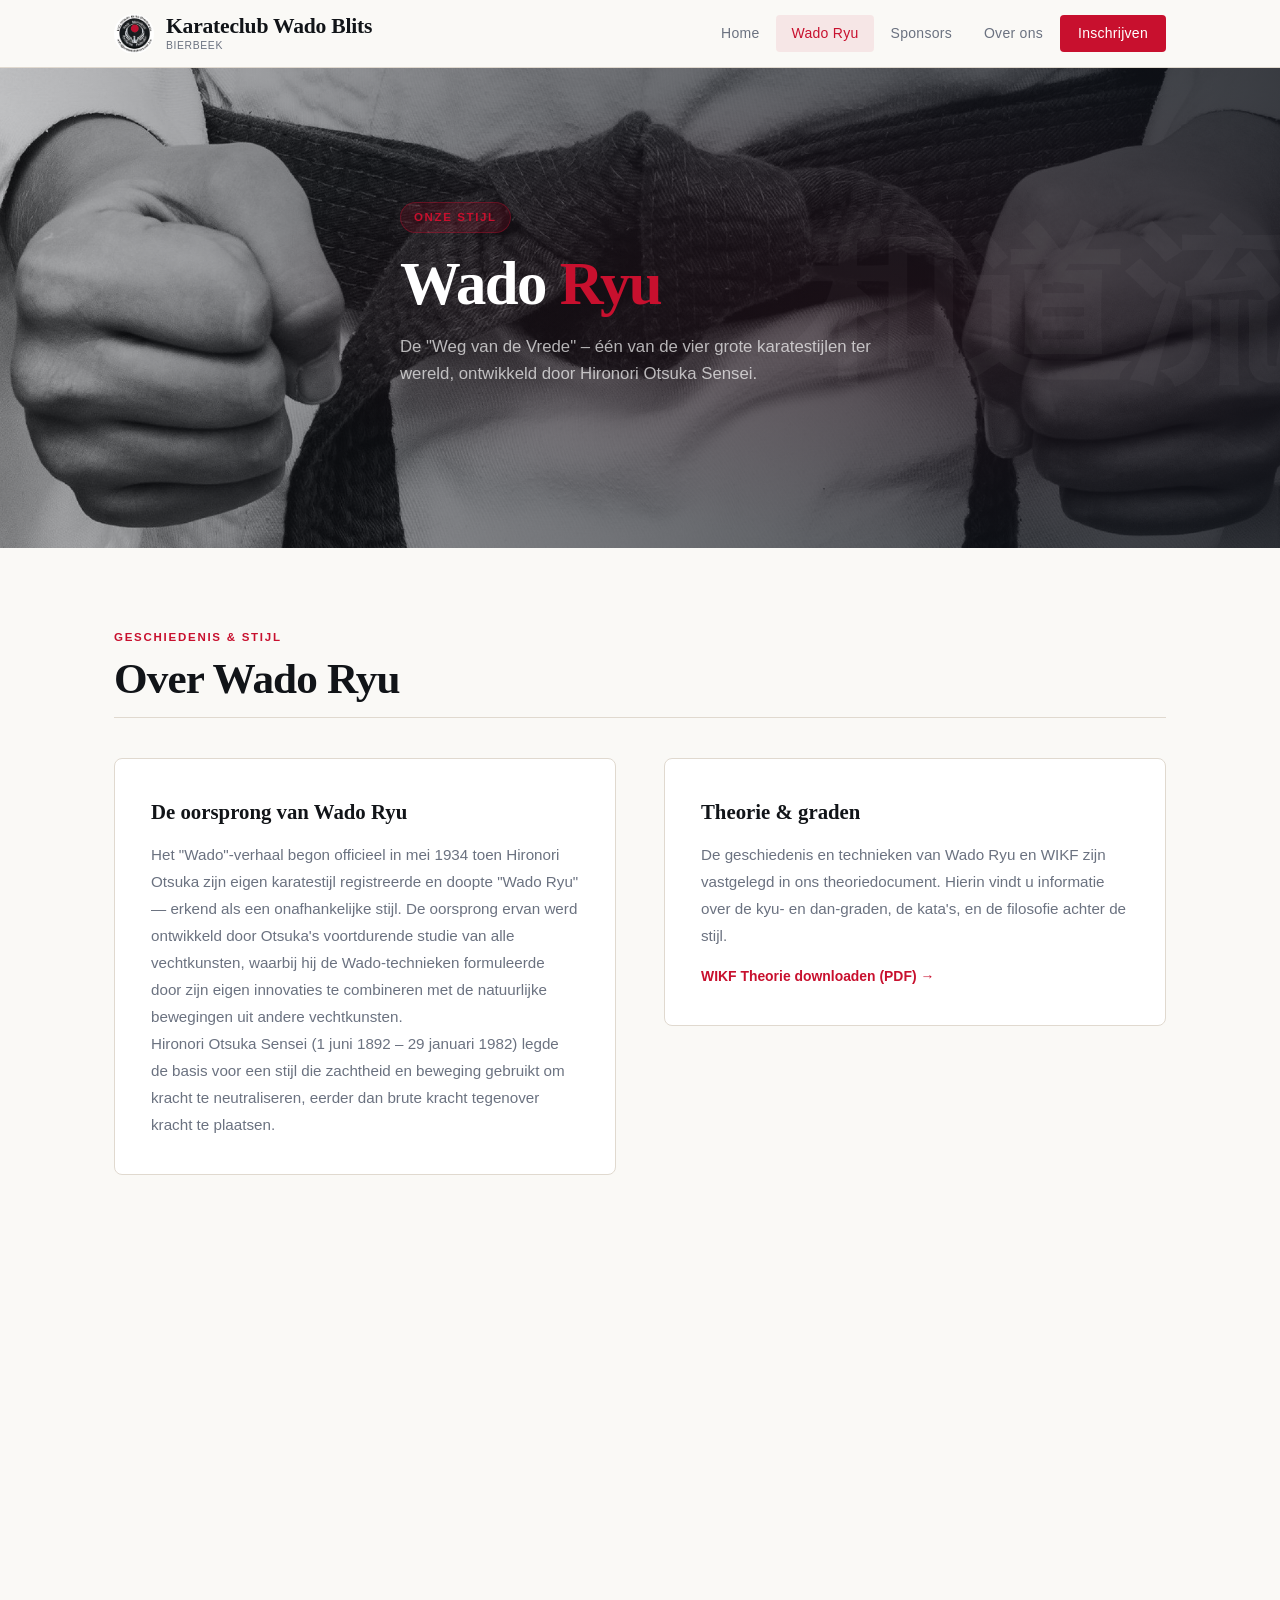
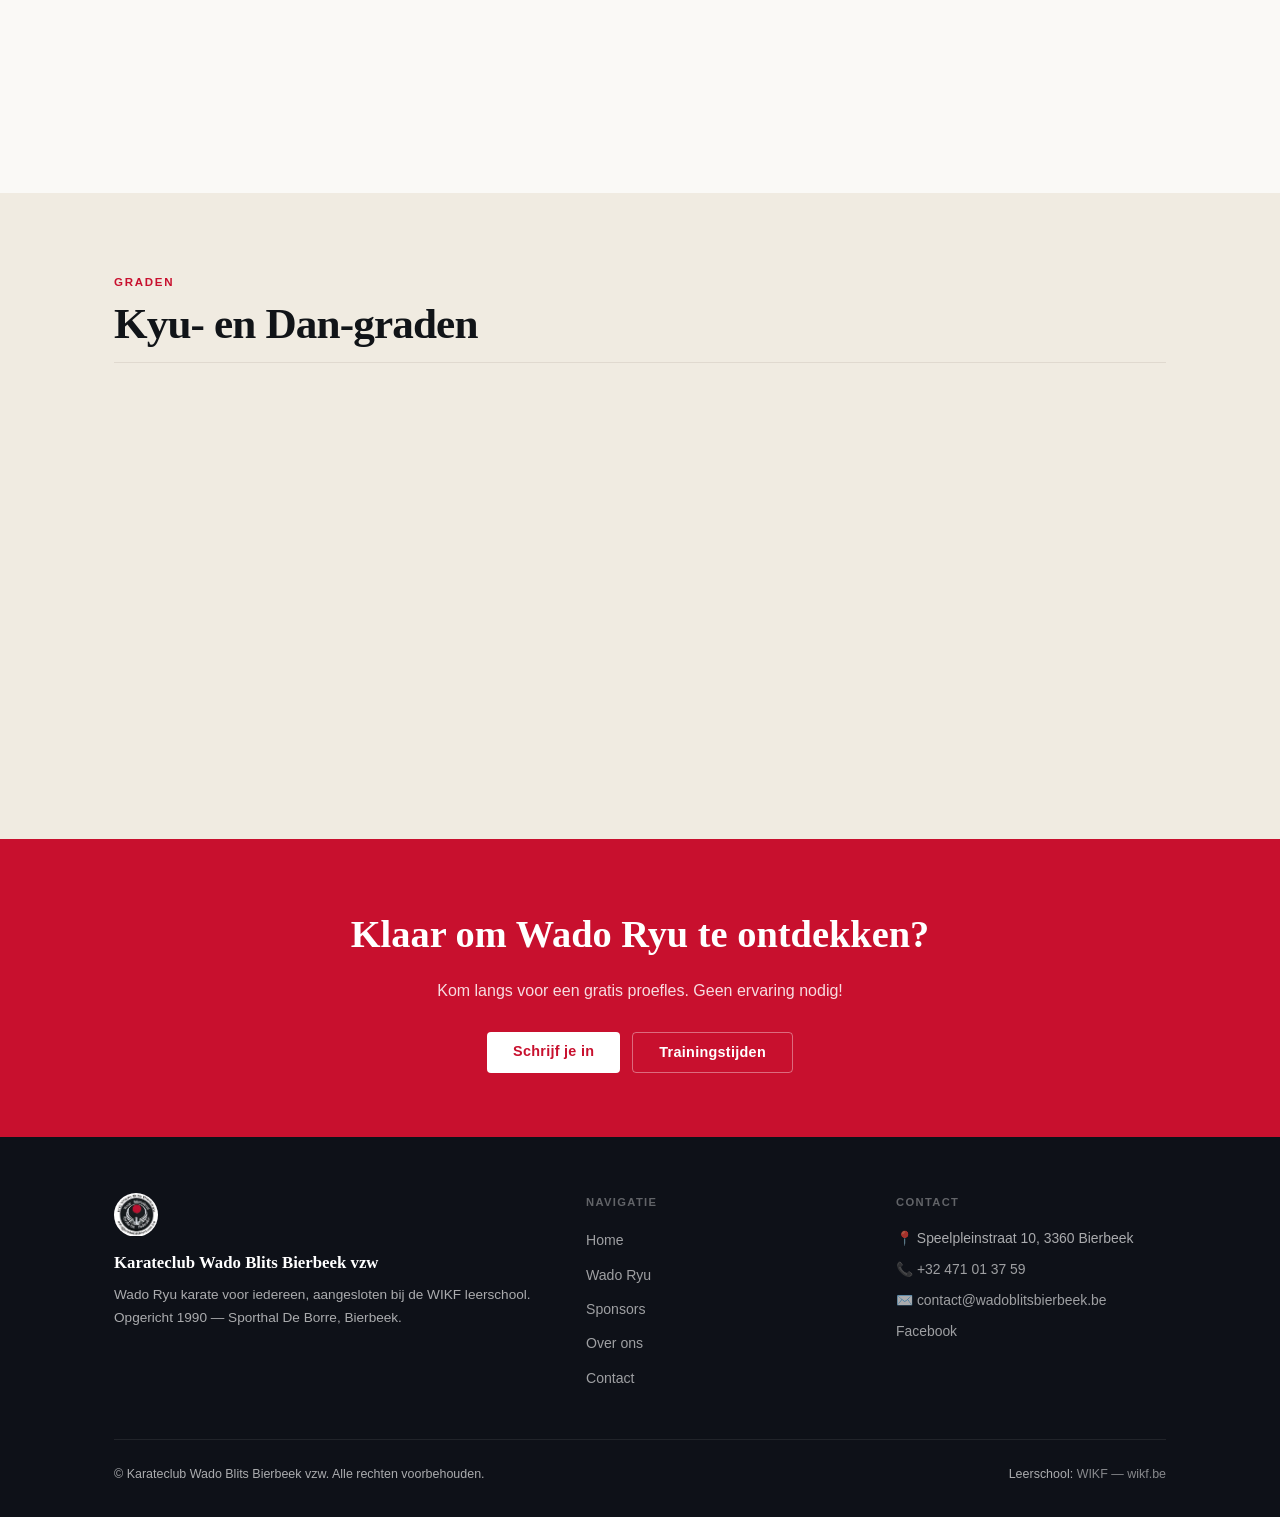
<file: wado-ryu.html>
<!DOCTYPE html>
<html lang="nl">
<head>
  <meta charset="UTF-8" />
  <meta name="viewport" content="width=device-width, initial-scale=1.0" />
  <meta name="description" content="Alles over Wado Ryu karate en WIKF – de geschiedenis, technieken en partneroefeningen van onze leerschool." />
  <meta http-equiv="Content-Security-Policy"
    content="default-src 'self'; style-src 'self' https://fonts.googleapis.com; font-src 'self' https://fonts.gstatic.com; img-src 'self' data: https:; script-src 'self'; frame-src https://www.google.com; connect-src 'self' https://formspree.io;" />
  <meta http-equiv="X-Content-Type-Options" content="nosniff" />
  <meta http-equiv="Referrer-Policy" content="strict-origin-when-cross-origin" />
  <title>Wado Ryu | Karateclub Wado Blits Bierbeek</title>
  <link rel="stylesheet" href="css/style.css" />
  <link rel="icon" href="assets/images/favicon180x180.png" type="image/x-icon" />
</head>
<body>

<!-- ===== NAVIGATION ===== -->
<nav class="nav" role="navigation" aria-label="Hoofdnavigatie">
  <div class="container nav__inner">
    <a href="index.html" class="nav__brand">
      <img src="assets/images/logo.jpg"
           onerror="this.style.display='none'"
           alt="Wado Blits logo" width="40" height="40" />
      <span class="nav__brand-name">
        Karateclub Wado Blits
        <span class="nav__brand-sub">Bierbeek</span>
      </span>
    </a>
    <button class="nav__toggle" aria-label="Menu openen/sluiten" aria-expanded="false">
      <span></span><span></span><span></span>
    </button>
    <ul class="nav__links" role="list">
      <li><a href="index.html">Home</a></li>
      <li><a href="wado-ryu.html">Wado Ryu</a></li>
      <li><a href="sponsors.html">Sponsors</a></li>
      <li><a href="about.html">Over ons</a></li>
      <li class="nav-cta"><a href="about.html#contact">Inschrijven</a></li>
    </ul>
  </div>
</nav>

<!-- ===== HERO ===== -->
<header class="hero" role="banner">
  <span class="hero__watermark" aria-hidden="true">和道流</span>
  <div class="container hero__inner">
    <span class="hero__label">Onze stijl</span>
    <h1>Wado <em>Ryu</em></h1>
    <p class="hero__sub">
      De "Weg van de Vrede" – één van de vier grote karatestijlen ter wereld, 
      ontwikkeld door Hironori Otsuka Sensei.
    </p>
  </div>
</header>

<!-- ===== WADO RYU CONTENT ===== -->
<section class="section" aria-labelledby="wado-title">
  <div class="container">
    <span class="section-label">Geschiedenis &amp; stijl</span>
    <h2 class="section-title" id="wado-title">Over Wado Ryu</h2>
    <div class="rule"></div>

    <div class="two-col">
      <div>
        <article class="wado-card reveal">
          <h3 class="wado-card__title">De oorsprong van Wado Ryu</h3>
          <p class="wado-card__body">
            Het "Wado"-verhaal begon officieel in mei 1934 toen Hironori Otsuka zijn eigen 
            karatestijl registreerde en doopte "Wado Ryu" &mdash; erkend als een onafhankelijke stijl. 
            De oorsprong ervan werd ontwikkeld door Otsuka's voortdurende studie van alle 
            vechtkunsten, waarbij hij de Wado-technieken formuleerde door zijn eigen innovaties 
            te combineren met de natuurlijke bewegingen uit andere vechtkunsten.
          </p>
          <p class="wado-card__body" style="margin-top:12px;">
            Hironori Otsuka Sensei (1 juni 1892 &ndash; 29 januari 1982) legde de basis voor een 
            stijl die zachtheid en beweging gebruikt om kracht te neutraliseren, eerder dan 
            brute kracht tegenover kracht te plaatsen.
          </p>
        </article>

        <article class="wado-card reveal">
          <h3 class="wado-card__title">WIKF &mdash; Wado International Karate-Do Federation</h3>
          <p class="wado-card__body">
            De WIKF werd in 1991 opgericht door Tatsuo Suzuki Sensei (27 april 1928 &ndash; 12 juli 2011), 
            één van Otsuka's meest briljante studenten. De federatie bewaakt de zuiverheid 
            en continuïteit van de Wado Ryu-traditie wereldwijd.
          </p>
          <p class="wado-card__body" style="margin-top:12px;">
            Onze club is aangesloten bij WIKF België, onder leiding van Chief Instructor 
            <strong>Mathieu Beysen, 8ste DAN WIKF</strong>.
          </p>
          <a href="http://www.wikf.be" class="wado-card__link"
             target="_blank" rel="noopener noreferrer">
            Meer info over WIKF
          </a>
        </article>
      </div>

      <div>
        <article class="wado-card reveal">
          <h3 class="wado-card__title">Theorie &amp; graden</h3>
          <p class="wado-card__body">
            De geschiedenis en technieken van Wado Ryu en WIKF zijn vastgelegd in ons 
            theoriedocument. Hierin vindt u informatie over de kyu- en dan-graden, 
            de kata's, en de filosofie achter de stijl.
          </p>
          <a href="assets/docs/WIKF_Theorie.pdf" class="wado-card__link"
             target="_blank" rel="noopener noreferrer">
            WIKF Theorie downloaden (PDF)
          </a>
        </article>

        <article class="wado-card reveal">
          <h3 class="wado-card__title">Partneroefeningen WIKF</h3>
          <p class="wado-card__body">
            De WIKF partneroefeningen omvatten een breed scala van technieken die in duo 
            worden geoefend:
          </p>
          <ul style="margin-top:12px;padding-left:20px;color:var(--muted);font-size:0.93rem;line-height:1.8;">
            <li>Chudan Uke &amp; Jodan Uke</li>
            <li>Mae Geri Uke</li>
            <li>Ohyo Kumite</li>
            <li>Kihon Kumite</li>
            <li>Tanto Dori</li>
            <li>Idori en Tachi Dori</li>
          </ul>
          <a href="assets/docs/WIKF_Partneroefeningen.pdf" class="wado-card__link"
             target="_blank" rel="noopener noreferrer">
            Partneroefeningen downloaden (PDF)
          </a>
        </article>

        <article class="wado-card reveal">
          <h3 class="wado-card__title">Nieuwe informatie</h3>
          <p class="wado-card__body">
            Bekijk de website regelmatig voor bijkomende informatie over stages, 
            examens, wedstrijden en andere clubactiviteiten. 
            Volg ons ook op Facebook voor de laatste updates.
          </p>
          <a href="https://www.facebook.com/wadoblitsbierbeek" class="wado-card__link"
             target="_blank" rel="noopener noreferrer">
            Volg ons op Facebook
          </a>
        </article>
      </div>
    </div>
  </div>
</section>

<!-- ===== BELT SYSTEM ===== -->
<section class="section section--cream" aria-labelledby="grades-title">
  <div class="container">
    <span class="section-label">Graden</span>
    <h2 class="section-title" id="grades-title">Kyu- en Dan-graden</h2>
    <div class="rule"></div>
    <div style="display:grid;grid-template-columns:repeat(auto-fill,minmax(200px,1fr));gap:16px;">
      <!-- Kyu grades -->
      <!-- <div class="wado-card reveal" style="border-top:4px solid #cccccc !important; background: #f9f9f9 !important; margin:0;padding:20px 20px;">
        <div style="width:32px;height:8px;background:#ddd;border:1px solid #bbb;border-radius:2px;margin-bottom:10px;"></div>
        <div style="font-weight:600;font-size:0.9rem;">9de Kyu</div>
        <div style="font-size:0.8rem;color:var(--muted);">Witte gordel</div>
      </div>
      <div class="wado-card reveal" style="border-top:4px solid #fbff00 !important;margin:0;padding:20px 20px;">
        <div style="width:32px;height:8px;background:#FBFF00;border-radius:2px;margin-bottom:10px;"></div>
        <div style="font-weight:600;font-size:0.9rem;">8ste Kyu</div>
        <div style="font-size:0.8rem;color:var(--muted);">Gele gordel</div>
      </div>
      <div class="wado-card reveal" style="border-top:4px solid #FF6B00 !important; background: #fff5ee !important; margin:0;padding:20px 20px;">
        <div style="width:32px;height:8px;background:#FF6B00;border-radius:2px;margin-bottom:10px;"></div>
        <div style="font-weight:600;font-size:0.9rem;">7de Kyu</div>
        <div style="font-size:0.8rem;color:var(--muted);">Oranje gordel</div>
      </div>
      <div class="wado-card reveal" style="border-top:4px solid #308d33 !important; background: #f0faf0 !important; margin:0;padding:20px 20px;">
        <div style="width:32px;height:8px;background:#4CAF50;border-radius:2px;margin-bottom:10px;"></div>
        <div style="font-weight:600;font-size:0.9rem;">6de Kyu</div>
        <div style="font-size:0.8rem;color:var(--muted);">Groene gordel</div>
      </div>
      <div class="wado-card reveal" style="border-top:4px solid #2196F3 !important; background: #eff6ff !important;margin:0;padding:20px 20px;">
        <div style="width:32px;height:8px;background:#2196F3;border-radius:2px;margin-bottom:10px;"></div>
        <div style="font-weight:600;font-size:0.9rem;">5de–4de Kyu</div>
        <div style="font-size:0.8rem;color:var(--muted);">Blauwe gordel</div>
      </div>
      <div class="wado-card reveal" style="border-top:4px solid #8B0000 !important; background: #fdf4f4 !important;margin:0;padding:20px 20px;">
        <div style="width:32px;height:8px;background:#8B0000;border-radius:2px;margin-bottom:10px;"></div>
        <div style="font-weight:600;font-size:0.9rem;">3de–1ste Kyu</div>
        <div style="font-size:0.8rem;color:var(--muted);">Bruine gordel</div>
      </div>
      <div class="wado-card reveal" style="border-top:4px solid #111 !important; background: #f2f2f2 !important;margin:0;padding:20px 20px;">
        <div style="width:32px;height:8px;background:#111;border-radius:2px;margin-bottom:10px;"></div>
        <div style="font-weight:600;font-size:0.9rem;">1ste Dan +</div>
        <div style="font-size:0.8rem;color:var(--muted);">Zwarte gordel</div>
      </div> -->
      <div class="grades-grid">

        <div class="wado-card grade-card grade-white reveal">
          <div class="belt-indicator"></div>
          <div class="grade-name">9de Kyu</div>
          <div class="grade-description">Witte gordel</div>
        </div>

        <div class="wado-card grade-card grade-yellow reveal">
          <div class="belt-indicator"></div>
          <div class="grade-name">8ste Kyu</div>
          <div class="grade-description">Gele gordel</div>
        </div>

        <div class="wado-card grade-card grade-orange reveal">
          <div class="belt-indicator"></div>
          <div class="grade-name">7de Kyu</div>
          <div class="grade-description">Oranje gordel</div>
        </div>

        <div class="wado-card grade-card grade-green reveal">
          <div class="belt-indicator"></div>
          <div class="grade-name">6de Kyu</div>
          <div class="grade-description">Groene gordel</div>
        </div>

        <div class="wado-card grade-card grade-blue reveal">
          <div class="belt-indicator"></div>
          <div class="grade-name">5de–4de Kyu</div>
          <div class="grade-description">Blauwe gordel</div>
        </div>

        <div class="wado-card grade-card grade-brown reveal">
          <div class="belt-indicator"></div>
          <div class="grade-name">3de–1ste Kyu</div>
          <div class="grade-description">Bruine gordel</div>
        </div>

        <div class="wado-card grade-card grade-black reveal">
          <div class="belt-indicator"></div>
          <div class="grade-name">1ste Dan +</div>
          <div class="grade-description">Zwarte gordel</div>
        </div>

      </div>
    </div>
  </div>
</section>

<!-- ===== CTA ===== -->
<section class="banner" aria-labelledby="cta-wado-title">
  <div class="container">
    <h2 id="cta-wado-title">Klaar om Wado Ryu te ontdekken?</h2>
    <p>Kom langs voor een gratis proefles. Geen ervaring nodig!</p>
    <div class="banner__btns">
      <a href="https://forms.office.com/r/31EUdLusDz" class="btn btn-white"
         target="_blank" rel="noopener noreferrer">Schrijf je in</a>
      <a href="index.html#schema" class="btn btn-outline">Trainingstijden</a>
    </div>
  </div>
</section>

<!-- ===== FOOTER ===== -->
<footer class="footer" role="contentinfo">
  <div class="container">
    <div class="footer__grid">
      <div>
        <img src="assets/images/logo.jpg" onerror="this.style.display='none'"
             alt="Wado Blits logo" class="footer__logo" />
        <div class="footer__name">Karateclub Wado Blits Bierbeek vzw</div>
        <p class="footer__desc">
          Wado Ryu karate voor iedereen, aangesloten bij de WIKF leerschool.
          Opgericht 1990 &mdash; Sporthal De Borre, Bierbeek.
        </p>
      </div>
      <div>
        <p class="footer__head">Navigatie</p>
        <ul class="footer__links" role="list">
          <li><a href="index.html">Home</a></li>
          <li><a href="wado-ryu.html">Wado Ryu</a></li>
          <li><a href="sponsors.html">Sponsors</a></li>
          <li><a href="about.html">Over ons</a></li>
          <li><a href="about.html#contact">Contact</a></li>
        </ul>
      </div>
      <div>
        <p class="footer__head">Contact</p>
        <div class="footer__contact">
          <p>📍 Speelpleinstraat 10, 3360 Bierbeek</p>
          <p>📞 <a href="tel:+32471013759">+32 471 01 37 59</a></p>
          <p>✉️ <a href="mailto:contact@wadoblitsbierbeek.be">contact@wadoblitsbierbeek.be</a></p>
          <p><a href="https://www.facebook.com/wadoblitsbierbeek"
               target="_blank" rel="noopener noreferrer">Facebook</a></p>
        </div>
      </div>
    </div>
    <div class="footer__bottom">
      <span class="footer__copy">&copy; <span id="yr"></span> Karateclub Wado Blits Bierbeek vzw. Alle rechten voorbehouden.</span>
      <span class="footer__wikf">Leerschool: <a href="http://www.wikf.be" target="_blank" rel="noopener noreferrer">WIKF — wikf.be</a></span>
    </div>
  </div>
</footer>

<script src="js/main.js"></script>
<script>document.getElementById("yr").textContent = new Date().getFullYear();</script>
</body>
</html>
</file>
<file: css/style.css>
/* ================================================================
   Karateclub Wado Blits Bierbeek — Main Stylesheet
   ================================================================ */

@import url('https://fonts.googleapis.com/css2?family=Playfair+Display:ital,wght@0,400;0,700;0,900;1,400&family=DM+Sans:opsz,wght@9..40,300;9..40,400;9..40,500;9..40,600&display=swap');

/* --- Reset & Base ------------------------------------------------------- */
*, *::before, *::after { box-sizing: border-box; margin: 0; padding: 0; }
html { scroll-behavior: smooth; font-size: 16px; }
body {
  font-family: 'DM Sans', 'Helvetica Neue', Arial, sans-serif;
  background: var(--bg);
  color: var(--ink);
  line-height: 1.65;
  -webkit-font-smoothing: antialiased;
}
img { max-width: 100%; height: auto; display: block; }
a { color: inherit; }

/* --- Design Tokens ------------------------------------------------------- */
:root {
  --bg:        #FAF9F6;
  --cream:     #F0EBE1;
  --white:     #FFFFFF;
  --ink:       #111418;
  --dark:      #0E1118;
  --red:       #C8102E;
  --red-hover: #A50D25;
  --red-faint: rgba(200,16,46,0.08);
  --muted:     #6B7280;
  --border:    #E0D9CF;

  --font-display: 'Playfair Display', Georgia, 'Times New Roman', serif;
  --font-body:    'DM Sans', 'Helvetica Neue', Arial, sans-serif;

  --max-w:   1100px;
  --nav-h:   68px;
  --r:       4px;
  --t:       0.22s ease;
  --shadow:  0 4px 20px rgba(0,0,0,0.08);
}

/* --- Layout Helpers ----------------------------------------------------- */
.container { max-width: var(--max-w); margin: 0 auto; padding: 0 24px; }
.section   { padding: 80px 0; }
.section--cream { background: var(--cream); }
.section--dark  { background: var(--dark);  color: var(--white); }
.two-col { display: grid; grid-template-columns: 1fr 1fr; gap: 48px; align-items: start; }

/* ================================================================
   NAVIGATION
   ================================================================ */
.nav {
  position: sticky; top: 0; z-index: 200;
  height: var(--nav-h);
  background: rgba(250,249,246,0.96);
  backdrop-filter: blur(10px);
  -webkit-backdrop-filter: blur(10px);
  border-bottom: 1px solid var(--border);
}
.nav__inner {
  height: 100%; display: flex;
  align-items: center; justify-content: space-between;
}
.nav__brand {
  display: flex; align-items: center; gap: 12px;
  text-decoration: none; color: var(--ink);
  font-family: var(--font-display); font-size: 1.35rem; font-weight: 700;
  letter-spacing: -0.01em;
}
.nav__brand img { width: 40px; height: 40px; object-fit: contain; border-radius: 50%; }
.nav__brand-name { display: flex; flex-direction: column; line-height: 1.2; }
.nav__brand-sub  { font-family: var(--font-body); font-size: 0.65rem; font-weight: 400; color: var(--muted); letter-spacing: 0.06em; text-transform: uppercase; }

.nav__links { display: flex; list-style: none; gap: 2px; align-items: center; }
.nav__links a {
  display: block; padding: 7px 15px;
  font-size: 0.875rem; font-weight: 500; letter-spacing: 0.02em;
  text-decoration: none; color: var(--muted);
  border-radius: var(--r);
  transition: color var(--t), background var(--t);
}
.nav__links a:hover  { color: var(--ink); background: var(--cream); }
.nav__links a.active { color: var(--red); background: var(--red-faint); }
.nav__links .nav-cta a {
  background: var(--red); color: var(--white); padding: 7px 18px;
}
.nav__links .nav-cta a:hover { background: var(--red-hover); }

/* Hamburger */
.nav__toggle {
  display: none; flex-direction: column; gap: 5px;
  cursor: pointer; background: none; border: none; padding: 4px;
}
.nav__toggle span {
  display: block; width: 22px; height: 2px;
  background: var(--ink); border-radius: 2px;
  transition: transform var(--t), opacity var(--t);
}
.nav__toggle.open span:nth-child(1) { transform: translateY(7px) rotate(45deg); }
.nav__toggle.open span:nth-child(2) { opacity: 0; }
.nav__toggle.open span:nth-child(3) { transform: translateY(-7px) rotate(-45deg); }

@media (max-width: 768px) {
  .nav__toggle { display: flex; }
  .nav__links {
    display: none; flex-direction: column; align-items: stretch;
    position: absolute; top: var(--nav-h); left: 0; right: 0;
    background: var(--bg); border-bottom: 1px solid var(--border);
    padding: 12px 20px 20px; gap: 4px;
  }
  .nav__links.open { display: flex; }
  .nav__links a { padding: 10px 14px; }
  .nav__links .nav-cta a { text-align: center; }
  .two-col { grid-template-columns: 1fr; }
}

/* ================================================================
   BUTTONS
   ================================================================ */
.btn {
  display: inline-block; padding: 12px 26px;
  font-family: var(--font-body); font-size: 0.9rem; font-weight: 600;
  text-decoration: none; border-radius: var(--r);
  transition: all var(--t); cursor: pointer; border: none;
  letter-spacing: 0.02em; line-height: 1;
}
.btn-red    { background: var(--red);  color: var(--white); }
.btn-red:hover { background: var(--red-hover); transform: translateY(-1px); box-shadow: 0 4px 16px rgba(200,16,46,0.38); }
.btn-outline{ background: transparent; color: var(--white); border: 1.5px solid rgba(255,255,255,0.38); }
.btn-outline:hover{ border-color: var(--white); background: rgba(255,255,255,0.08); }
.btn-white  { background: var(--white); color: var(--red); }
.btn-white:hover { background: rgba(255,255,255,0.9); }
.btn-ink    { background: var(--ink);  color: var(--white); }
.btn-ink:hover { background: #1e2228; transform: translateY(-1px); }

/* ================================================================
   SECTION HEADERS
   ================================================================ */
.section-label {
  display: block; font-size: 0.72rem; font-weight: 600;
  text-transform: uppercase; letter-spacing: 0.15em;
  color: var(--red); margin-bottom: 8px;
}
.section-title {
  font-family: var(--font-display);
  font-size: clamp(1.7rem, 3.5vw, 2.7rem);
  font-weight: 700; line-height: 1.1;
  letter-spacing: -0.02em; margin-bottom: 14px;
}
.section-title--white { color: var(--white); }
.section-intro {
  font-size: 1.05rem; color: var(--muted);
  max-width: 580px; margin-bottom: 48px; line-height: 1.7;
}
.section-intro--white { color: rgba(255,255,255,0.65); }
.rule { height: 1px; background: var(--border); margin-bottom: 40px; }
.rule--white { background: rgba(255,255,255,0.12); }

/* ================================================================
   HERO
   ================================================================ */
.hero {
  background-color: var(--dark);
  background-image: url('../assets/images/karate_kimono_fighter_sport_fists_banner_2560x1600-2560x800.jpg');
  background-size: cover;
  background-position: center center;
  background-repeat: no-repeat;
  color: var(--white);
  padding: 90px 0 80px; position: relative; overflow: hidden;
  min-height: 480px; display: flex; align-items: center;
}
.hero::before {
  content: '';
  position: absolute; inset: 0;
  background: radial-gradient(ellipse 80% 70% at 75% 50%, rgba(200,16,46,0.22), transparent 70%);
  pointer-events: none;
}
.hero__watermark {
  position: absolute; right: -10px; top: 50%; transform: translateY(-50%);
  font-family: var(--font-display); font-size: clamp(70px, 14vw, 170px);
  font-weight: 900; color: rgba(255,255,255,0.03);
  letter-spacing: -4px; line-height: 1; pointer-events: none;
  user-select: none; white-space: nowrap;
}
.hero__inner { position: relative; z-index: 1; }
.hero__label {
  display: inline-block; font-size: 0.72rem; font-weight: 600;
  letter-spacing: 0.14em; text-transform: uppercase;
  color: var(--red); background: rgba(200,16,46,0.15);
  padding: 5px 13px; border-radius: 20px; margin-bottom: 18px;
  border: 1px solid rgba(200,16,46,0.35);
}
.hero h1 {
  font-family: var(--font-display);
  font-size: clamp(2.2rem, 5vw, 3.8rem);
  font-weight: 900; line-height: 1.08; letter-spacing: -0.025em;
  margin-bottom: 16px;
}
.hero h1 em { color: var(--red); font-style: normal; }
.hero__sub {
  font-size: 1.05rem; color: rgba(255,255,255,0.68);
  max-width: 480px; margin-bottom: 36px; line-height: 1.65;
}
.hero__btns { display: flex; gap: 12px; flex-wrap: wrap; }
.hero__badge {
  position: absolute; top: 32px; right: 24px;
  background: var(--red); color: var(--white);
  font-family: var(--font-display); font-size: 0.82rem; font-weight: 700;
  padding: 8px 16px; border-radius: var(--r);
  text-align: center; line-height: 1.3;
}

/* ================================================================
   SCHEDULE
   ================================================================ */
.schedule-grid {
  display: grid;
  grid-template-columns: repeat(auto-fit, minmax(230px, 1fr));
  gap: 20px;
}
.schedule-card {
  background: var(--white); border: 1px solid var(--border);
  border-top: 3px solid var(--red); border-radius: 8px;
  padding: 28px 24px;
  transition: box-shadow var(--t), transform var(--t);
}
.schedule-card:hover { box-shadow: var(--shadow); transform: translateY(-2px); }
.schedule-card__day {
  font-family: var(--font-display); font-size: 1.15rem; font-weight: 700;
  color: var(--red); margin-bottom: 18px;
}
.schedule-slot { margin-bottom: 12px; }
.schedule-slot:last-child { margin-bottom: 0; }
.schedule-slot__time { font-size: 0.9rem; font-weight: 600; color: var(--ink); }
.schedule-slot__group { font-size: 0.82rem; color: var(--muted); margin-top: 2px; }

/* ================================================================
   EVENTS LIST
   ================================================================ */
.events-list { border-top: 1px solid var(--border); }
.event-item {
  display: grid; grid-template-columns: 100px 1fr;
  gap: 16px; padding: 18px 0;
  border-bottom: 1px solid var(--border);
  align-items: start;
}
.event-item--multi { grid-template-columns: 100px 1fr; }
.event-date {
  font-size: 0.78rem; font-weight: 600; color: var(--muted);
  text-transform: uppercase; letter-spacing: 0.06em; padding-top: 2px;
}
.event-name { font-size: 0.95rem; font-weight: 500; }
.event-name a { color: var(--red); text-decoration: none; font-weight: 600; }
.event-name a:hover { text-decoration: underline; }
.event-group {
  display: inline-block; font-size: 0.7rem; background: var(--red-faint);
  color: var(--red); padding: 2px 8px; border-radius: 20px;
  font-weight: 600; letter-spacing: 0.04em; margin-top: 4px;
}

/* ================================================================
   PROMO BLOCKS
   ================================================================ */
.promo-grid {
  display: grid;
  grid-template-columns: repeat(auto-fit, minmax(270px, 1fr));
  gap: 3px;
}
.promo-card {
  background: var(--ink); color: var(--white);
  padding: 48px 36px; position: relative; overflow: hidden;
}
.promo-card--red { background: var(--red); }
.promo-card__bg {
  position: absolute; top: 16px; right: 20px;
  font-family: var(--font-display); font-size: 5.5rem;
  font-weight: 900; opacity: 0.06; line-height: 1;
  pointer-events: none; user-select: none;
}
.promo-card__label { font-size: 0.72rem; letter-spacing: 0.12em; text-transform: uppercase; opacity: 0.6; margin-bottom: 8px; }
.promo-card__title { font-family: var(--font-display); font-size: 1.55rem; font-weight: 700; margin-bottom: 12px; line-height: 1.2; }
.promo-card__body  { font-size: 0.88rem; opacity: 0.72; margin-bottom: 24px; line-height: 1.65; }

/* ================================================================
   TEAM CARDS
   ================================================================ */
.team-grid {
  display: grid;
  grid-template-columns: repeat(auto-fit, minmax(190px, 1fr));
  gap: 20px;
}
.team-card {
  background: var(--white); border: 1px solid var(--border);
  border-radius: 8px; padding: 28px 20px 24px; text-align: center;
  transition: box-shadow var(--t), transform var(--t);
}
.team-card:hover { box-shadow: var(--shadow); transform: translateY(-2px); }
.team-card__avatar {
  width: 68px; height: 68px; margin: 0 auto 16px;
  background: var(--cream); border-radius: 50%;
  border: 2px solid var(--border);
  display: flex; align-items: center; justify-content: center;
  font-family: var(--font-display); font-size: 1.4rem; font-weight: 700; color: var(--red);
}
.team-card__role { font-size: 0.7rem; text-transform: uppercase; letter-spacing: 0.1em; color: var(--red); font-weight: 600; margin-bottom: 5px; }
.team-card__name { font-size: 1rem; font-weight: 600; margin-bottom: 4px; }
.team-card__rank { font-size: 0.82rem; color: var(--muted); }

/* ================================================================
   CONTACT
   ================================================================ */
.contact-info__item { display: flex; gap: 14px; margin-bottom: 24px; align-items: flex-start; }
.contact-info__icon {
  width: 40px; height: 40px; flex-shrink: 0;
  background: var(--cream); border-radius: 50%;
  display: flex; align-items: center; justify-content: center;
  font-size: 1.1rem;
}
.contact-info__label { font-size: 0.72rem; text-transform: uppercase; letter-spacing: 0.08em; color: var(--muted); margin-bottom: 2px; font-weight: 600; }
.contact-info__value { font-size: 0.95rem; font-weight: 500; }
.contact-info__value a { color: var(--red); text-decoration: none; }
.contact-info__value a:hover { text-decoration: underline; }

.form-group { margin-bottom: 20px; }
.form-group label { display: block; font-size: 0.8rem; font-weight: 600; margin-bottom: 6px; text-transform: uppercase; letter-spacing: 0.05em; color: var(--muted); }
.form-group input,
.form-group select,
.form-group textarea {
  width: 100%; padding: 11px 14px;
  font-family: var(--font-body); font-size: 0.95rem;
  border: 1.5px solid var(--border); border-radius: var(--r);
  background: var(--white); color: var(--ink);
  transition: border-color var(--t), box-shadow var(--t);
  outline: none; -webkit-appearance: none;
}
.form-group input:focus,
.form-group select:focus,
.form-group textarea:focus {
  border-color: var(--red);
  box-shadow: 0 0 0 3px rgba(200,16,46,0.1);
}
.form-group textarea { resize: vertical; min-height: 120px; }
.form-row { display: grid; grid-template-columns: 1fr 1fr; gap: 16px; }
.form-success {
  display: none; padding: 16px; background: rgba(34,197,94,0.1);
  border: 1px solid rgba(34,197,94,0.3); border-radius: var(--r);
  color: #166534; font-size: 0.9rem; margin-top: 16px;
}

/* ================================================================
   SPONSORS
   ================================================================ */
.sponsors-grid {
  display: grid;
  grid-template-columns: repeat(auto-fill, minmax(160px, 1fr));
  gap: 20px; margin-bottom: 60px;
}
.sponsor-card {
  background: var(--white); border: 1px solid var(--border);
  border-radius: 8px; padding: 10px;
  display: flex; align-items: center; justify-content: center;
  min-height: 90px;
  filter: grayscale(30%); opacity: 0.82;
  transition: filter var(--t), opacity var(--t), transform var(--t), box-shadow var(--t);
  text-decoration: none;
}
.sponsor-card:hover { filter: grayscale(0); opacity: 1; transform: translateY(-2px); box-shadow: var(--shadow); }
.sponsor-card img { max-height: 58px; width: auto; object-fit: contain; }

/* ================================================================
   WADO RYU
   ================================================================ */
.wado-card {
  background: var(--white); border: 1px solid var(--border);
  border-radius: 8px; padding: 36px; margin-bottom: 24px;
}
.wado-card__title { font-family: var(--font-display); font-size: 1.3rem; font-weight: 700; margin-bottom: 12px; }
.wado-card__body { font-size: 0.95rem; color: var(--muted); line-height: 1.78; }
.wado-card__link {
  display: inline-block; margin-top: 16px; color: var(--red);
  font-size: 0.87rem; font-weight: 600; text-decoration: none;
}
.wado-card__link:hover { text-decoration: underline; }
.wado-card__link::after { content: ' →'; }

/* ================================================================
   GRADES GRID
   ================================================================ */
.grades-grid {
  display: grid;
  grid-template-columns: repeat(3, 1fr);
  gap: 16px;
}

@media (max-width: 700px) {
  .grades-grid {
    grid-template-columns: repeat(2, 1fr);
  }
}

@media (max-width: 450px) {
  .grades-grid {
    grid-template-columns: 1fr;
  }
}

.grade-card {
  margin: 0;
  padding: 20px;
  border-top: 4px solid transparent;
  border-radius: 8px;
  box-sizing: border-box;
}

.belt-indicator {
  width: 32px;
  height: 8px;
  border-radius: 2px;
  margin-bottom: 10px;
}

.grade-name {
  font-weight: 600;
  font-size: 0.9rem;
}

.grade-description {
  font-size: 0.8rem;
  color: var(--muted);
}

/* White */
.grade-white {
  border-top-color: #cccccc !important;
  background: #f9f9f9 !important;
}

.grade-white .belt-indicator {
  background: #ffffff;
  border: 1px solid #bbb;
}

/* Yellow */
.grade-yellow {
  border-top-color: #fbff00 !important;
  background: #ffffed !important;
}

.grade-yellow .belt-indicator {
  background: #fbff00;
}

/* Orange */
.grade-orange {
  border-top-color: #ff6b00 !important;
  background: #fff5ee !important;
}

.grade-orange .belt-indicator {
  background: #ff6b00;
}

/* Green */
.grade-green {
  border-top-color: #308d33 !important;
  background: #f0faf0 !important;
}

.grade-green .belt-indicator {
  background: #4caf50;
}

/* Blue */
.grade-blue {
  border-top-color: #2196f3 !important;
  background: #eff6ff !important;
}

.grade-blue .belt-indicator {
  background: #2196f3;
}

/* Brown */
.grade-brown {
  border-top-color: #8b0000 !important;
  background: #fdf4f4 !important;
}

.grade-brown .belt-indicator {
  background: #8b0000;
}

/* Black */
.grade-black {
  border-top-color: #111111 !important;
  background: #f2f2f2 !important;
}

.grade-black .belt-indicator {
  background: #111111;
}

/* ================================================================
   BANNER / CTA
   ================================================================ */
.banner { background: var(--red); color: var(--white); padding: 64px 0; text-align: center; }
.banner h2 { font-family: var(--font-display); font-size: clamp(1.6rem, 3.5vw, 2.4rem); font-weight: 700; margin-bottom: 12px; }
.banner p  { opacity: 0.85; margin-bottom: 28px; font-size: 1rem; max-width: 480px; margin-left: auto; margin-right: auto; }
.banner__btns { display: flex; gap: 12px; justify-content: center; flex-wrap: wrap; }

/* ================================================================
   MAP
   ================================================================ */
.map-wrap { border-radius: 8px; overflow: hidden; border: 1px solid var(--border); }
.map-wrap iframe { width: 100%; height: 300px; border: none; display: block; }

/* ================================================================
   NOTICE
   ================================================================ */
.notice {
  background: var(--red-faint);
  border-left: 3px solid var(--red);
  padding: 14px 18px; border-radius: 0 var(--r) var(--r) 0;
  font-size: 0.9rem; margin-bottom: 32px;
}
.notice strong { color: var(--red); }

/* ================================================================
   FOOTER
   ================================================================ */
.footer { background: var(--dark); color: rgba(255,255,255,0.65); padding: 56px 0 32px; }
.footer__grid { display: grid; grid-template-columns: 1.6fr 1fr 1fr; gap: 40px; margin-bottom: 48px; }
.footer__logo { width: 44px; height: 44px; object-fit: contain; border-radius: 50%; margin-bottom: 12px; }
.footer__name { font-family: var(--font-display); font-size: 1.05rem; font-weight: 700; color: var(--white); margin-bottom: 8px; }
.footer__desc { font-size: 0.85rem; line-height: 1.65; }
.footer__head { font-size: 0.7rem; text-transform: uppercase; letter-spacing: 0.12em; color: rgba(255,255,255,0.35); margin-bottom: 16px; font-weight: 600; }
.footer__links { list-style: none; display: flex; flex-direction: column; gap: 8px; }
.footer__links a { font-size: 0.88rem; text-decoration: none; color: rgba(255,255,255,0.6); transition: color var(--t); }
.footer__links a:hover { color: var(--white); }
.footer__contact p { font-size: 0.87rem; margin-bottom: 8px; }
.footer__contact a { color: rgba(255,255,255,0.6); text-decoration: none; transition: color var(--t); }
.footer__contact a:hover { color: var(--white); }
.footer__bottom {
  border-top: 1px solid rgba(255,255,255,0.08);
  padding-top: 24px; display: flex;
  justify-content: space-between; align-items: center;
  flex-wrap: wrap; gap: 10px;
}
.footer__copy  { font-size: 0.78rem; }
.footer__wikf  { font-size: 0.78rem; }
.footer__wikf a { color: rgba(255,255,255,0.5); text-decoration: none; }
.footer__wikf a:hover { color: var(--white); }
.footer__social { display: flex; gap: 10px; }
.footer__social a {
  display: flex; align-items: center; justify-content: center;
  width: 34px; height: 34px;
  border: 1px solid rgba(255,255,255,0.18); border-radius: 50%;
  color: rgba(255,255,255,0.6); text-decoration: none; font-size: 0.85rem;
  transition: all var(--t);
}
.footer__social a:hover { border-color: var(--red); color: var(--white); background: var(--red-faint); }

@media (max-width: 700px) {
  .footer__grid { grid-template-columns: 1fr; gap: 28px; }
}

/* ================================================================
   UTILITIES
   ================================================================ */
.sr-only { position: absolute; width: 1px; height: 1px; padding: 0; margin: -1px; overflow: hidden; clip: rect(0,0,0,0); white-space: nowrap; border: 0; }
.text-center { text-align: center; }
.text-red   { color: var(--red); }
.text-muted { color: var(--muted); }
.mb-0 { margin-bottom: 0 !important; }
.mt-6 { margin-top: 48px; }
.mt-4 { margin-top: 32px; }

/* Fade-in animation on scroll */
.reveal { opacity: 0; transform: translateY(20px); transition: opacity 0.55s ease, transform 0.55s ease; }
.reveal.visible { opacity: 1; transform: translateY(0); }

@media (max-width: 560px) {
  .form-row { grid-template-columns: 1fr; }
  .section  { padding: 56px 0; }
  .hero     { padding: 64px 0 56px; }
}

/* ================================================================
   HERO BANNER IMAGE
   ================================================================ */

.hero {
  background-size: cover;
  background-position: center center;
  background-repeat: no-repeat;
}

/* Dark overlay so text stays readable over the photo */

.hero::after {
  content: '';
  position: absolute;
  inset: 0;
  background: linear-gradient(
    to left, /* used to be right */
    rgba(14, 17, 24, 0.82) 0%,
    rgba(14, 17, 24, 0.55) 60%,
    rgba(14, 17, 24, 0.25) 100%
  );
  z-index: 0;
  pointer-events: none;
}

/* Make sure text sits above the overlay */

.hero__watermark { z-index: 1; }
.hero__inner     { z-index: 1; }
</file>
